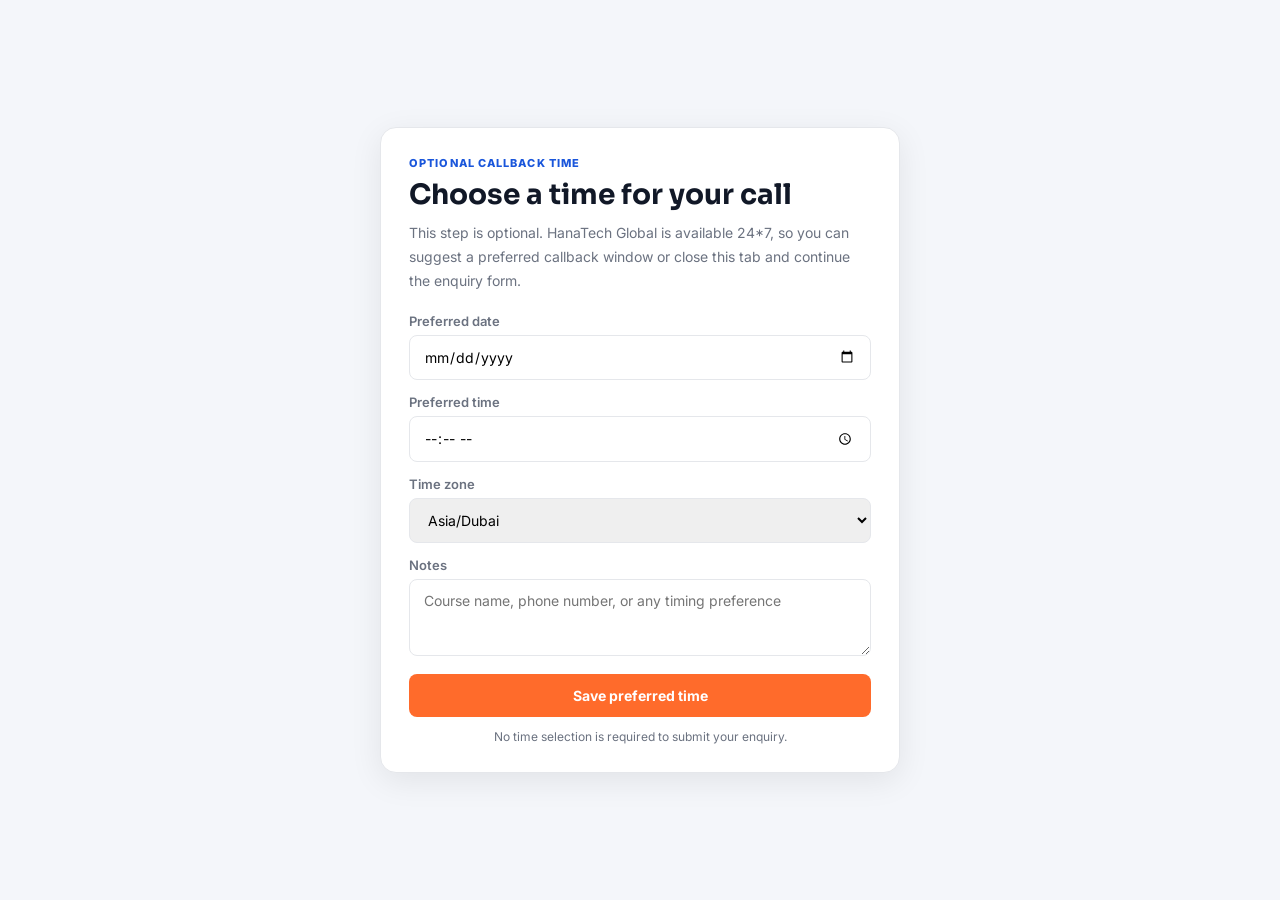
<file: callback-time.html>
<!DOCTYPE html>
<html lang="en">
<head>
<meta charset="UTF-8">
<meta name="viewport" content="width=device-width, initial-scale=1.0">
<title>Choose Callback Time | HanaTech Global</title>
<link href="https://fonts.googleapis.com/css2?family=Sora:wght@400;600;700;800&family=Inter:wght@400;500;600&display=swap" rel="stylesheet">
<style>
*{box-sizing:border-box;margin:0;padding:0}
body{font-family:Inter,sans-serif;background:#F4F6FA;color:#111827;min-height:100vh;display:grid;place-items:center;padding:24px}
.card{width:min(520px,100%);background:#fff;border:1px solid #E5E7EB;border-radius:16px;box-shadow:0 8px 32px rgba(0,0,0,.08);padding:28px}
.eyebrow{font-size:11px;font-weight:800;letter-spacing:.1em;text-transform:uppercase;color:#1A56DB;margin-bottom:8px}
h1{font-family:Sora,sans-serif;font-size:28px;line-height:1.2;margin-bottom:10px}
p{font-size:14px;line-height:1.7;color:#6B7280;margin-bottom:20px}
label{display:block;font-size:13px;color:#6B7280;margin-bottom:6px;font-weight:600}
input,select,textarea{width:100%;padding:12px 14px;border:1.5px solid #E5E7EB;border-radius:8px;font:14px Inter,sans-serif;margin-bottom:14px}
input:focus,select:focus,textarea:focus{outline:none;border-color:#1A56DB}
button{width:100%;border:0;border-radius:8px;background:#FF6B2B;color:#fff;font:700 14px Inter,sans-serif;padding:13px 18px;cursor:pointer}
.note{font-size:12px;color:#6B7280;margin-top:12px;text-align:center}
.success{display:none;background:#E8F5E9;color:#14532D;border-radius:10px;padding:12px 14px;font-size:13px;line-height:1.6;margin-top:14px}
</style>
</head>
<body>
<main class="card">
  <div class="eyebrow">Optional Callback Time</div>
  <h1>Choose a time for your call</h1>
  <p>This step is optional. HanaTech Global is available 24*7, so you can suggest a preferred callback window or close this tab and continue the enquiry form.</p>
  <form id="callback-form">
    <label for="callback-date">Preferred date</label>
    <input id="callback-date" type="date">
    <label for="callback-time">Preferred time</label>
    <input id="callback-time" type="time">
    <label for="callback-zone">Time zone</label>
    <select id="callback-zone">
      <option>Asia/Dubai</option>
      <option>Asia/Kolkata</option>
      <option>Europe/London</option>
      <option>America/New_York</option>
      <option>Other</option>
    </select>
    <label for="callback-notes">Notes</label>
    <textarea id="callback-notes" rows="3" placeholder="Course name, phone number, or any timing preference"></textarea>
    <button type="submit">Save preferred time</button>
  </form>
  <div class="success" id="callback-success">Preferred callback time noted. You can return to the enquiry form tab.</div>
  <div class="note">No time selection is required to submit your enquiry.</div>
</main>
<script>
document.getElementById('callback-form').addEventListener('submit',function(event){
  event.preventDefault();
  document.getElementById('callback-success').style.display='block';
});
</script>
</body>
</html>
</file>
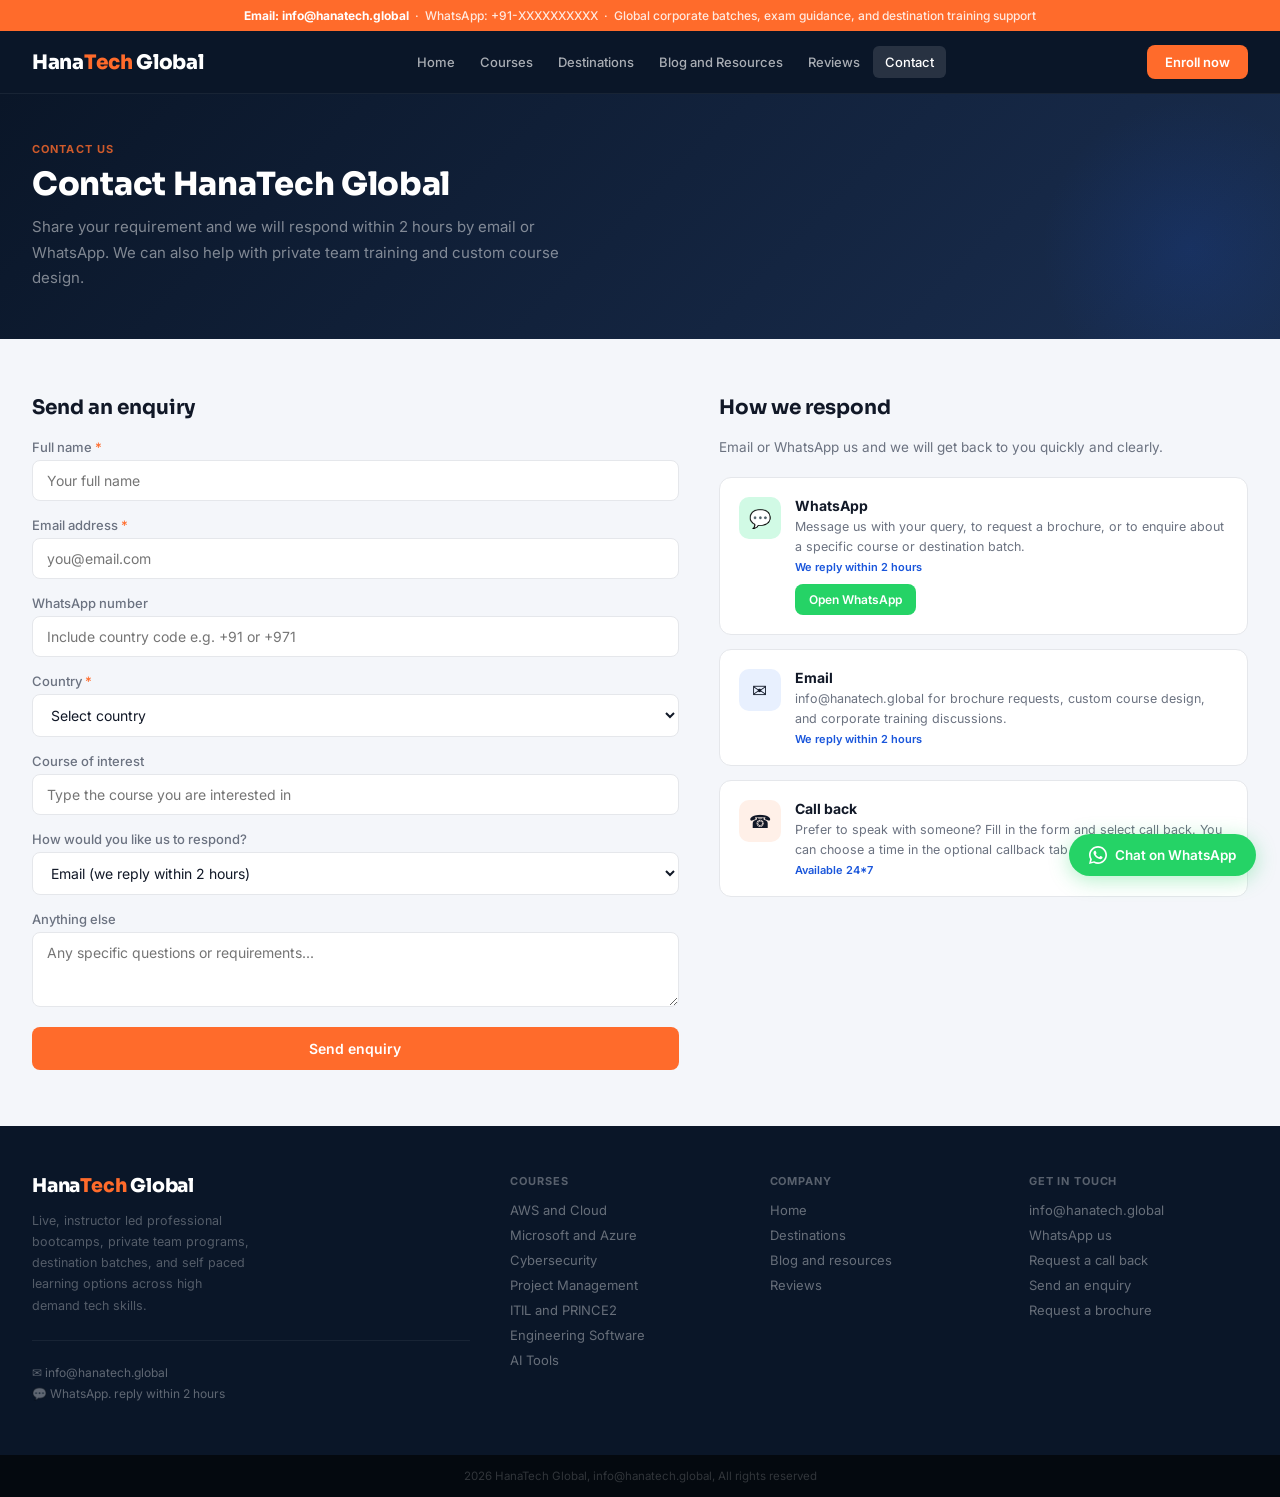
<file: contact.html>
<!DOCTYPE html>
<html lang="en">
<head>
  <meta charset="UTF-8" />
  <meta http-equiv="refresh" content="0; url=index.html?page=contact" />
  <meta name="viewport" content="width=device-width, initial-scale=1.0" />
  <title>Redirecting to HanaTech Global</title>
  <script>
    window.location.replace('index.html?page=contact');
  </script>
</head>
<body>
  <p>Redirecting to the current HanaTech Global contact page.</p>
</body>
</html>
</file>
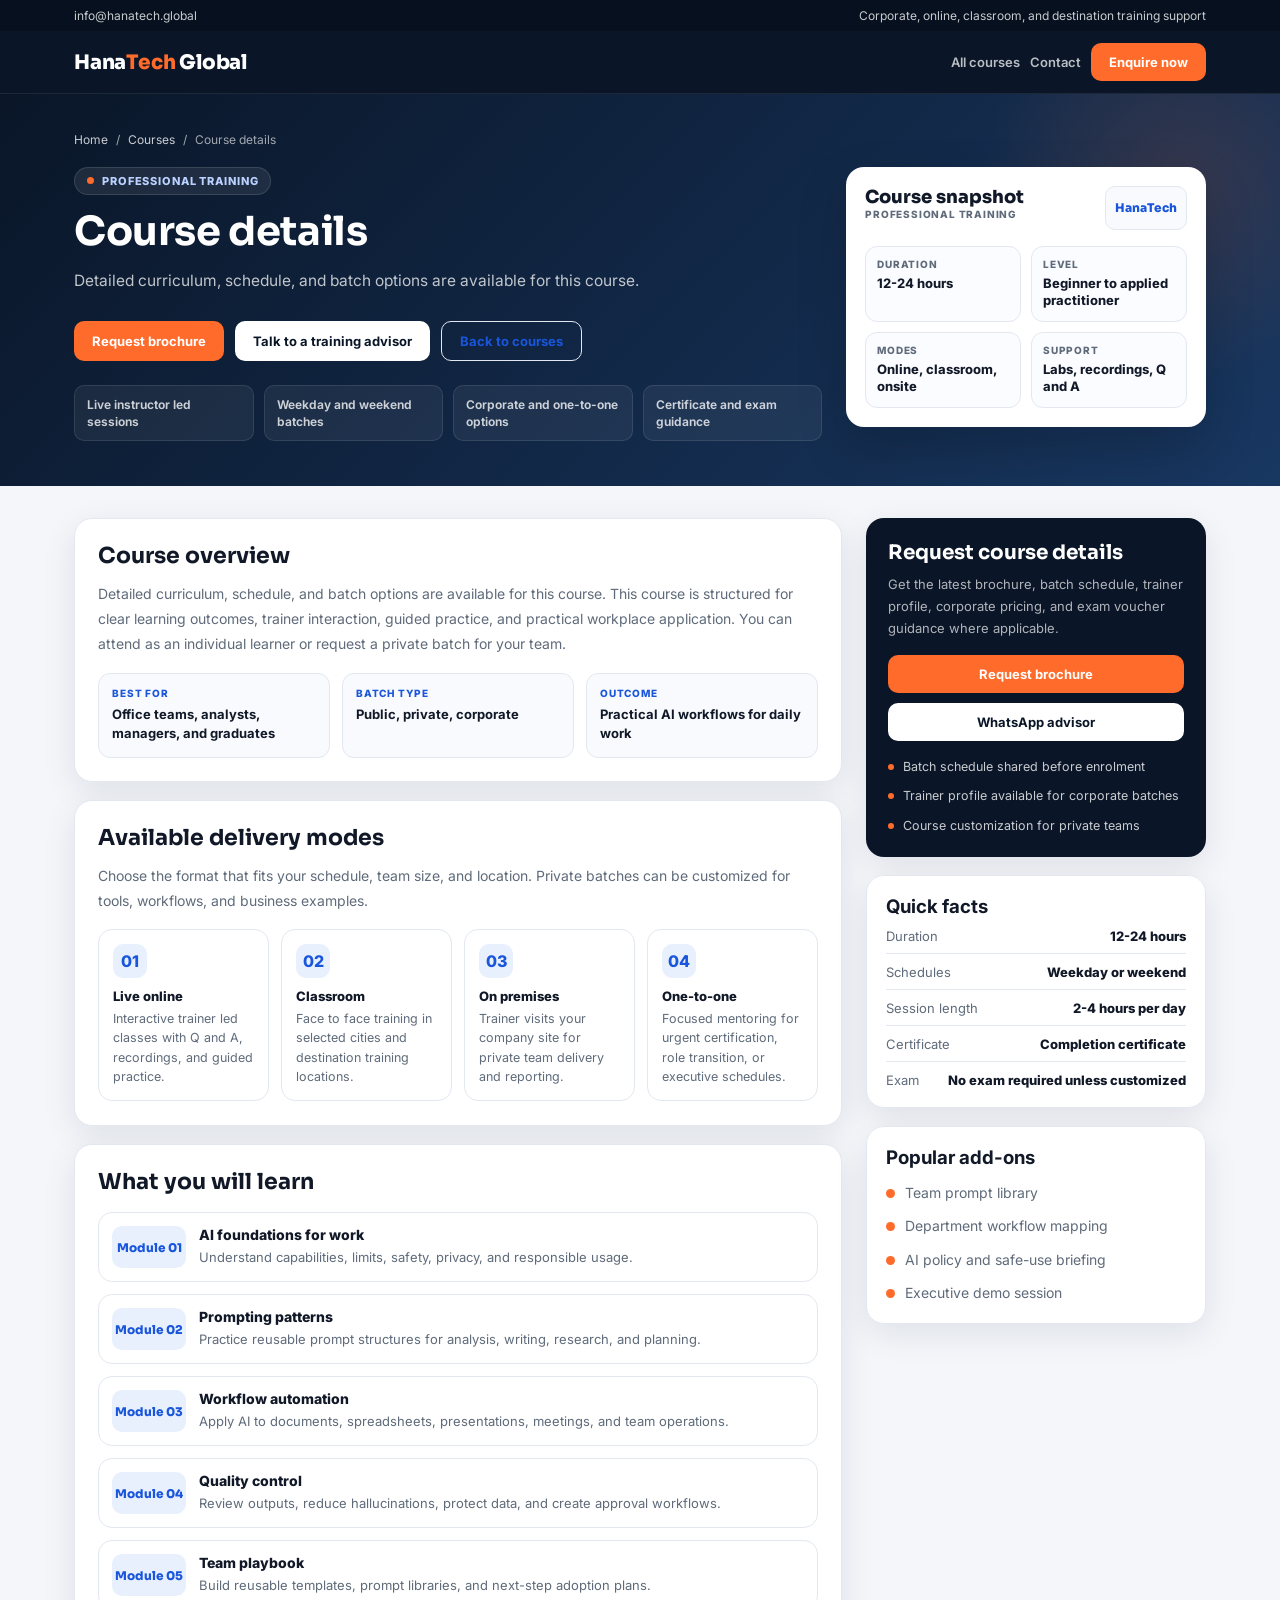
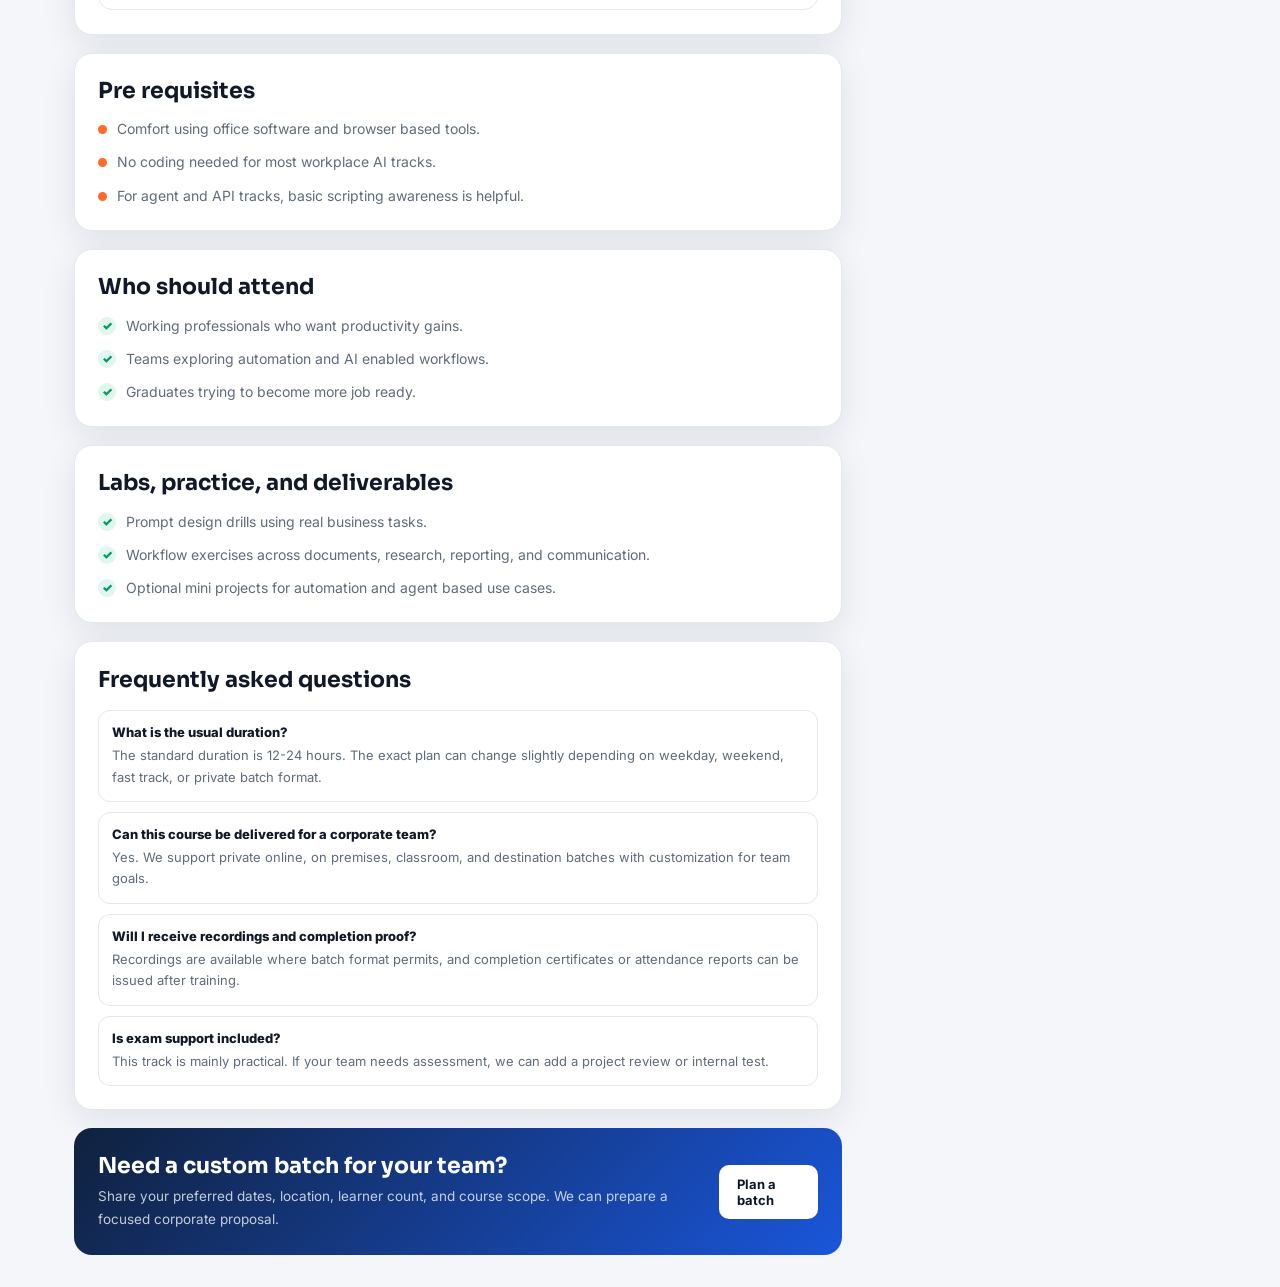
<file: course-detail.html>
<!DOCTYPE html>
<html lang="en">
<head>
<meta charset="UTF-8">
<meta name="viewport" content="width=device-width, initial-scale=1.0">
<title>HanaTech Global | Course Details</title>
<link href="https://fonts.googleapis.com/css2?family=Sora:wght@400;600;700;800&family=Inter:wght@400;500;600;700&display=swap" rel="stylesheet">
<style>
*{box-sizing:border-box;margin:0;padding:0;}
:root{
  --navy:#0A1628;--navy2:#10213D;--blue:#1A56DB;--blue-light:#E8F0FE;--accent:#FF6B2B;
  --green:#059669;--gold:#D97706;--bg:#F4F6FA;--white:#fff;--text:#111827;--text2:#5F6B7A;
  --border:#E3E8F0;--soft:#F8FAFD;--radius:12px;--radius-lg:18px;--shadow:0 10px 34px rgba(12,24,43,0.09);
}
body{font-family:'Inter',sans-serif;background:var(--bg);color:var(--text);}
a{text-decoration:none;color:inherit;}
.wrap{max-width:1180px;margin:0 auto;padding:0 1.5rem;}
.topbar{background:#06101F;color:rgba(255,255,255,0.78);font-size:12px;padding:8px 0;}
.topbar .wrap{display:flex;justify-content:space-between;gap:1rem;flex-wrap:wrap;}
.nav{background:var(--navy);border-bottom:1px solid rgba(255,255,255,0.08);}
.nav .wrap{height:62px;display:flex;align-items:center;justify-content:space-between;gap:1rem;}
.brand{font-family:'Sora',sans-serif;font-size:20px;font-weight:800;color:#fff;letter-spacing:-0.2px;}
.brand span{color:var(--accent);}
.nav-actions{display:flex;gap:10px;align-items:center;flex-wrap:wrap;}
.nav-link{font-size:13px;color:rgba(255,255,255,0.72);font-weight:600;}
.btn{display:inline-flex;align-items:center;justify-content:center;gap:8px;border:none;border-radius:10px;padding:11px 18px;font-size:13px;font-weight:700;font-family:'Inter',sans-serif;cursor:pointer;transition:transform .12s,opacity .12s;}
.btn:hover{transform:translateY(-1px);opacity:.94;}
.btn-primary{background:var(--accent);color:#fff;}
.btn-blue{background:var(--blue);color:#fff;}
.btn-light{background:#fff;color:var(--navy);}
.btn-outline{background:transparent;border:1px solid var(--border);color:var(--blue);}
.hero{background:linear-gradient(135deg,var(--navy) 0%,#183761 100%);color:#fff;padding:2.4rem 0 2.8rem;position:relative;overflow:hidden;}
.hero::after{content:'';position:absolute;right:-110px;top:-120px;width:420px;height:420px;background:radial-gradient(circle,rgba(255,107,43,.14),transparent 68%);pointer-events:none;}
.crumb{position:relative;z-index:1;display:flex;gap:8px;align-items:center;flex-wrap:wrap;font-size:12px;color:rgba(255,255,255,0.62);margin-bottom:1.2rem;}
.crumb a{color:rgba(255,255,255,0.78);}
.hero-grid{position:relative;z-index:1;display:grid;grid-template-columns:minmax(0,1fr) 360px;gap:24px;align-items:start;}
.eyebrow{display:inline-flex;align-items:center;gap:8px;background:rgba(255,255,255,0.08);border:1px solid rgba(255,255,255,0.12);border-radius:999px;padding:6px 12px;font-size:11px;font-weight:800;letter-spacing:.08em;text-transform:uppercase;color:#BBD1FF;margin-bottom:14px;}
.eyebrow-dot{width:7px;height:7px;border-radius:50%;background:var(--accent);}
h1{font-family:'Sora',sans-serif;font-size:40px;line-height:1.14;letter-spacing:-0.4px;margin-bottom:13px;}
.lead{font-size:15.5px;line-height:1.85;color:rgba(255,255,255,0.74);max-width:760px;}
.hero-actions{display:flex;gap:11px;flex-wrap:wrap;margin-top:1.55rem;}
.trust-row{display:grid;grid-template-columns:repeat(4,minmax(0,1fr));gap:10px;margin-top:1.5rem;max-width:840px;}
.trust-pill{background:rgba(255,255,255,0.06);border:1px solid rgba(255,255,255,0.1);border-radius:10px;padding:10px 12px;font-size:12px;font-weight:650;color:rgba(255,255,255,0.78);line-height:1.45;}
.snapshot{background:#fff;color:var(--text);border-radius:18px;padding:1.2rem;box-shadow:0 20px 50px rgba(0,0,0,0.18);}
.snapshot-head{display:flex;justify-content:space-between;gap:12px;align-items:flex-start;margin-bottom:1rem;}
.snapshot-title{font-family:'Sora',sans-serif;font-size:18px;font-weight:800;}
.vendor-mark{width:82px;height:44px;border:1px solid var(--border);border-radius:10px;background:var(--soft);display:flex;align-items:center;justify-content:center;padding:8px;flex-shrink:0;}
.vendor-mark img{max-width:100%;max-height:100%;object-fit:contain;}
.vendor-mark span{font-family:'Sora',sans-serif;font-size:12px;font-weight:800;color:var(--blue);}
.facts{display:grid;grid-template-columns:1fr 1fr;gap:10px;}
.fact{border:1px solid var(--border);background:#FBFCFF;border-radius:12px;padding:11px;}
.fact-label{font-size:10px;text-transform:uppercase;letter-spacing:.08em;color:var(--text2);font-weight:800;margin-bottom:5px;}
.fact-value{font-size:13px;font-weight:750;color:var(--text);line-height:1.35;}
.section{padding:2rem 0;}
.main-grid{display:grid;grid-template-columns:minmax(0,1fr) 340px;gap:24px;align-items:start;}
.stack{display:grid;gap:18px;}
.card{background:var(--white);border:1px solid var(--border);border-radius:var(--radius-lg);padding:1.45rem;box-shadow:var(--shadow);}
.card h2{font-family:'Sora',sans-serif;font-size:22px;line-height:1.3;margin-bottom:10px;}
.card h3{font-family:'Sora',sans-serif;font-size:15px;margin-bottom:8px;}
.card p{font-size:14px;line-height:1.8;color:var(--text2);}
.info-grid{display:grid;grid-template-columns:repeat(3,minmax(0,1fr));gap:12px;margin-top:1rem;}
.info-box{border:1px solid var(--border);background:var(--soft);border-radius:12px;padding:13px;}
.info-kicker{font-size:10px;text-transform:uppercase;letter-spacing:.08em;color:var(--blue);font-weight:800;margin-bottom:6px;}
.info-value{font-size:13px;line-height:1.5;font-weight:700;color:var(--text);}
.modes{display:grid;grid-template-columns:repeat(4,minmax(0,1fr));gap:12px;margin-top:1rem;}
.mode{border:1px solid var(--border);border-radius:14px;padding:14px;background:#fff;}
.mode-icon{width:34px;height:34px;border-radius:10px;background:var(--blue-light);color:var(--blue);display:flex;align-items:center;justify-content:center;font-weight:800;margin-bottom:10px;}
.mode-title{font-size:13px;font-weight:800;margin-bottom:5px;}
.mode-text{font-size:12.5px;line-height:1.55;color:var(--text2);}
.bullets{display:grid;gap:10px;margin-top:12px;}
.bullet{display:flex;gap:10px;align-items:flex-start;font-size:14px;line-height:1.65;color:var(--text2);}
.dot{width:9px;height:9px;border-radius:50%;background:var(--accent);margin-top:8px;flex:0 0 9px;}
.check{width:18px;height:18px;border-radius:50%;background:#DFF7EC;color:var(--green);display:flex;align-items:center;justify-content:center;font-size:12px;font-weight:900;margin-top:3px;flex:0 0 18px;}
.outline{display:grid;gap:12px;margin-top:1rem;}
.module{display:grid;grid-template-columns:74px 1fr;gap:13px;border:1px solid var(--border);border-radius:14px;padding:13px;background:#fff;}
.module-num{font-family:'Sora',sans-serif;font-size:12px;font-weight:800;color:var(--blue);background:var(--blue-light);border-radius:10px;display:flex;align-items:center;justify-content:center;min-height:42px;}
.module-title{font-size:14px;font-weight:800;margin-bottom:4px;}
.module-text{font-size:13px;color:var(--text2);line-height:1.6;}
.side-card{position:sticky;top:18px;}
.price-card{background:var(--navy);color:#fff;border-radius:18px;padding:1.35rem;box-shadow:var(--shadow);}
.price-card h2{font-family:'Sora',sans-serif;font-size:20px;margin-bottom:8px;}
.price-card p{font-size:13px;line-height:1.7;color:rgba(255,255,255,0.68);margin-bottom:1rem;}
.side-actions{display:grid;gap:10px;}
.side-list{display:grid;gap:10px;margin-top:1rem;}
.side-item{display:flex;gap:9px;font-size:12.5px;line-height:1.55;color:rgba(255,255,255,0.78);}
.mini-dot{width:6px;height:6px;border-radius:50%;background:var(--accent);margin-top:7px;flex:0 0 6px;}
.calendar-card{background:#fff;border:1px solid var(--border);border-radius:18px;padding:1.2rem;box-shadow:var(--shadow);}
.schedule-grid{display:grid;gap:10px;margin-top:10px;}
.schedule-row{display:flex;justify-content:space-between;gap:12px;border-bottom:1px solid var(--border);padding-bottom:9px;font-size:13px;}
.schedule-row:last-child{border-bottom:none;padding-bottom:0;}
.schedule-row span:first-child{color:var(--text2);}
.schedule-row span:last-child{font-weight:800;color:var(--text);}
.faq{display:grid;gap:10px;margin-top:1rem;}
.faq-item{border:1px solid var(--border);border-radius:12px;padding:13px;background:#fff;}
.faq-q{font-size:13px;font-weight:800;margin-bottom:5px;}
.faq-a{font-size:13px;line-height:1.65;color:var(--text2);}
.cta-band{background:linear-gradient(135deg,#10213D 0%,#1A56DB 100%);border-radius:18px;padding:1.5rem;display:flex;justify-content:space-between;gap:1rem;align-items:center;color:#fff;}
.cta-band h2{font-family:'Sora',sans-serif;font-size:22px;margin-bottom:6px;}
.cta-band p{font-size:13.5px;line-height:1.7;color:rgba(255,255,255,0.76);}
@media(max-width:960px){
  .hero-grid,.main-grid{grid-template-columns:1fr;}
  .side-card{position:static;}
  .trust-row{grid-template-columns:1fr 1fr;}
  .modes{grid-template-columns:1fr 1fr;}
  .info-grid{grid-template-columns:1fr 1fr;}
}
@media(max-width:620px){
  .nav .wrap{height:auto;padding-top:14px;padding-bottom:14px;align-items:flex-start;}
  .nav-actions{justify-content:flex-start;}
  h1{font-size:29px;}
  .hero{padding:2rem 0;}
  .facts,.trust-row,.modes,.info-grid{grid-template-columns:1fr;}
  .module{grid-template-columns:1fr;}
  .cta-band{display:block;}
  .cta-band .btn{margin-top:1rem;}
}
</style>
</head>
<body>
<div class="topbar">
  <div class="wrap"><span>info@hanatech.global</span><span>Corporate, online, classroom, and destination training support</span></div>
</div>
<nav class="nav">
  <div class="wrap">
    <a class="brand" href="index.html">Hana<span>Tech</span> Global</a>
    <div class="nav-actions">
      <a class="nav-link" href="index.html?page=courses">All courses</a>
      <a class="nav-link" href="index.html?page=contact">Contact</a>
      <a class="btn btn-primary" id="top-enquire" href="index.html?page=contact">Enquire now</a>
    </div>
  </div>
</nav>

<section class="hero">
  <div class="wrap">
    <div class="crumb"><a href="index.html">Home</a><span>/</span><a href="index.html?page=courses">Courses</a><span>/</span><span id="crumb-title">Course</span></div>
    <div class="hero-grid">
      <div>
        <div class="eyebrow"><span class="eyebrow-dot"></span><span id="course-tag">Course Details</span></div>
        <h1 id="course-title">Loading course details</h1>
        <p class="lead" id="course-desc">Please wait while we load the course information.</p>
        <div class="hero-actions">
          <button class="btn btn-primary" id="download-btn">Request brochure</button>
          <a class="btn btn-light" href="index.html?page=contact">Talk to a training advisor</a>
          <a class="btn btn-outline" href="index.html?page=courses">Back to courses</a>
        </div>
        <div class="trust-row">
          <div class="trust-pill">Live instructor led sessions</div>
          <div class="trust-pill">Weekday and weekend batches</div>
          <div class="trust-pill">Corporate and one-to-one options</div>
          <div class="trust-pill">Certificate and exam guidance</div>
        </div>
      </div>
      <aside class="snapshot">
        <div class="snapshot-head">
          <div>
            <div class="snapshot-title">Course snapshot</div>
            <div class="fact-label" id="snapshot-sub">Training details</div>
          </div>
          <div class="vendor-mark" id="vendor-mark"><span>HT</span></div>
        </div>
        <div class="facts">
          <div class="fact"><div class="fact-label">Duration</div><div class="fact-value" id="fact-duration">32-40 hours</div></div>
          <div class="fact"><div class="fact-label">Level</div><div class="fact-value" id="fact-level">Foundation to practitioner</div></div>
          <div class="fact"><div class="fact-label">Modes</div><div class="fact-value">Online, classroom, onsite</div></div>
          <div class="fact"><div class="fact-label">Support</div><div class="fact-value">Labs, recordings, Q and A</div></div>
        </div>
      </aside>
    </div>
  </div>
</section>

<main>
  <section class="section">
    <div class="wrap main-grid">
      <div class="stack">
        <article class="card">
          <h2>Course overview</h2>
          <p id="about-text"></p>
          <div class="info-grid">
            <div class="info-box"><div class="info-kicker">Best for</div><div class="info-value" id="best-for">Professionals and teams</div></div>
            <div class="info-box"><div class="info-kicker">Batch type</div><div class="info-value">Public, private, corporate</div></div>
            <div class="info-box"><div class="info-kicker">Outcome</div><div class="info-value" id="outcome">Practical capability and exam readiness</div></div>
          </div>
        </article>

        <article class="card">
          <h2>Available delivery modes</h2>
          <p>Choose the format that fits your schedule, team size, and location. Private batches can be customized for tools, workflows, and business examples.</p>
          <div class="modes">
            <div class="mode"><div class="mode-icon">01</div><div class="mode-title">Live online</div><div class="mode-text">Interactive trainer led classes with Q and A, recordings, and guided practice.</div></div>
            <div class="mode"><div class="mode-icon">02</div><div class="mode-title">Classroom</div><div class="mode-text">Face to face training in selected cities and destination training locations.</div></div>
            <div class="mode"><div class="mode-icon">03</div><div class="mode-title">On premises</div><div class="mode-text">Trainer visits your company site for private team delivery and reporting.</div></div>
            <div class="mode"><div class="mode-icon">04</div><div class="mode-title">One-to-one</div><div class="mode-text">Focused mentoring for urgent certification, role transition, or executive schedules.</div></div>
          </div>
        </article>

        <article class="card">
          <h2>What you will learn</h2>
          <div class="outline" id="outline-list"></div>
        </article>

        <article class="card">
          <h2>Pre requisites</h2>
          <div class="bullets" id="prereq-list"></div>
        </article>

        <article class="card">
          <h2>Who should attend</h2>
          <div class="bullets" id="fit-list"></div>
        </article>

        <article class="card">
          <h2>Labs, practice, and deliverables</h2>
          <div class="bullets" id="labs-list"></div>
        </article>

        <article class="card">
          <h2>Frequently asked questions</h2>
          <div class="faq" id="faq-list"></div>
        </article>

        <div class="cta-band">
          <div>
            <h2>Need a custom batch for your team?</h2>
            <p>Share your preferred dates, location, learner count, and course scope. We can prepare a focused corporate proposal.</p>
          </div>
          <a class="btn btn-light" href="index.html?page=contact">Plan a batch</a>
        </div>
      </div>

      <aside class="stack side-card">
        <div class="price-card">
          <h2>Request course details</h2>
          <p>Get the latest brochure, batch schedule, trainer profile, corporate pricing, and exam voucher guidance where applicable.</p>
          <div class="side-actions">
            <button class="btn btn-primary" id="side-brochure">Request brochure</button>
            <a class="btn btn-light" id="whatsapp-link" href="#" target="_blank" rel="noopener">WhatsApp advisor</a>
          </div>
          <div class="side-list">
            <div class="side-item"><span class="mini-dot"></span><span>Batch schedule shared before enrolment</span></div>
            <div class="side-item"><span class="mini-dot"></span><span>Trainer profile available for corporate batches</span></div>
            <div class="side-item"><span class="mini-dot"></span><span>Course customization for private teams</span></div>
          </div>
        </div>
        <div class="calendar-card">
          <h3>Quick facts</h3>
          <div class="schedule-grid">
            <div class="schedule-row"><span>Duration</span><span id="side-duration">32-40 hours</span></div>
            <div class="schedule-row"><span>Schedules</span><span>Weekday or weekend</span></div>
            <div class="schedule-row"><span>Session length</span><span>2-4 hours per day</span></div>
            <div class="schedule-row"><span>Certificate</span><span>Completion certificate</span></div>
            <div class="schedule-row"><span>Exam</span><span id="side-exam">Guidance available</span></div>
          </div>
        </div>
        <div class="calendar-card">
          <h3>Popular add-ons</h3>
          <div class="bullets" id="addon-list"></div>
        </div>
      </aside>
    </div>
  </section>
</main>

<script>
function slugify(value){
  return value.toLowerCase().replace(/[^a-z0-9]+/g,'-').replace(/^-|-$/g,'');
}

function enquiryPath(title){
  return `index.html?page=contact&brochure=1&course=${encodeURIComponent(title)}`;
}

function buildBullet(text,type='dot'){
  const item=document.createElement('div');
  item.className='bullet';
  item.innerHTML=type==='check' ? '<span class="check">&#10003;</span><div></div>' : '<span class="dot"></span><div></div>';
  item.querySelector('div').textContent=text;
  return item;
}

function buildModule(index,title,text){
  const item=document.createElement('div');
  item.className='module';
  item.innerHTML=`<div class="module-num">Module ${String(index).padStart(2,'0')}</div><div><div class="module-title"></div><div class="module-text"></div></div>`;
  item.querySelector('.module-title').textContent=title;
  item.querySelector('.module-text').textContent=text;
  return item;
}

function buildFaq(question,answer){
  const item=document.createElement('div');
  item.className='faq-item';
  item.innerHTML='<div class="faq-q"></div><div class="faq-a"></div>';
  item.querySelector('.faq-q').textContent=question;
  item.querySelector('.faq-a').textContent=answer;
  return item;
}

function courseBrand(title, tag){
  const text=`${title} ${tag}`.toLowerCase();
  if(text.includes('aws')) return {src:'assets/logos/aws-wordmark.svg', label:'AWS'};
  if(text.includes('azure')||text.includes('microsoft')||text.includes('power bi')||text.includes('copilot')||text.includes('office')||text.includes('excel')||text.includes('word')||text.includes('powerpoint')) return {src:'assets/logos/microsoft-wordmark.svg', label:'Microsoft'};
  if(text.includes('itil')||text.includes('prince2')) return {src:'assets/logos/vendors/peoplecert.svg', label:'PeopleCert'};
  if(text.includes('pmp')||text.includes('capm')) return {src:'assets/logos/pmi-wordmark.svg', label:'PMI'};
  if(text.includes('ceh')||text.includes('ethical hacker')) return {src:'assets/logos/eccouncil-wordmark.svg', label:'EC Council'};
  if(text.includes('security+')||text.includes('network+')) return {src:'assets/logos/comptia-wordmark.svg', label:'CompTIA'};
  if(text.includes('cissp')) return {src:'assets/logos/vendors/isc2.svg', label:'ISC2'};
  if(text.includes('isaca')||text.includes('cisa')||text.includes('cism')||text.includes('cobit')) return {src:'assets/logos/vendors/isaca.svg', label:'ISACA'};
  if(text.includes('pecb')||text.includes('iso')) return {src:'assets/logos/vendors/pecb.svg', label:'PECB'};
  if(text.includes('cisco')||text.includes('ccna')||text.includes('ccnp')) return {src:'assets/logos/vendors/cisco.svg', label:'Cisco'};
  if(text.includes('kubernetes')||text.includes('cka')||text.includes('ckad')) return {src:'assets/logos/kubernetes-wordmark.svg', label:'Kubernetes'};
  if(text.includes('revit')||text.includes('autocad')||text.includes('bim')||text.includes('etabs')) return {src:'assets/logos/autodesk-wordmark.svg', label:'Autodesk'};
  if(text.includes('chatgpt')||text.includes('prompt')||text.includes('generative ai')||text.includes('agent')||text.includes('ai ')) return {src:'assets/logos/vendors/openai.svg', label:'OpenAI'};
  if(text.includes('python')) return {src:'assets/logos/vendors/python.svg', label:'Python'};
  if(text.includes('sql')) return {src:'assets/logos/sql-wordmark.svg', label:'SQL'};
  return {src:null, label:'HanaTech'};
}

function profileForCourse(tag,title){
  const lowerTag=tag.toLowerCase();
  const lowerTitle=title.toLowerCase();
  const base={
    duration:'32-40 hours',
    level:'Foundation to practitioner',
    bestFor:'Professionals and teams',
    outcome:'Practical capability and exam readiness',
    exam:'Guidance available',
    prereqs:['Basic computer literacy and willingness to learn.','No prior certification background is required for most learners.','Regular attendance and practice will help you get the most from the course.'],
    fit:['Working professionals upgrading their skills.','Fresh graduates building employable capabilities.','Teams looking for practical, trainer led learning.'],
    labs:['Guided exercises are included to reinforce the topics covered.','Practice tasks help learners apply concepts quickly.','Trainer support is available during sessions for lab related questions.'],
    outline:[
      ['Core concepts and terminology','Build the vocabulary and mental model needed to understand the domain clearly.'],
      ['Tools, workflows, and practical examples','Connect concepts to real workplace scenarios and implementation patterns.'],
      ['Hands on guided practice','Work through exercises, templates, labs, or case studies with trainer support.'],
      ['Best practices and common mistakes','Learn how professionals apply the subject in real projects and avoid avoidable errors.'],
      ['Review and next steps','Close with revision, Q and A, certification guidance, and practical action planning.']
    ],
    addons:['Private batch customization','Recorded session access where available','Post training assessment or mock test','Completion certificate']
  };
  if(lowerTag.includes('cloud')||lowerTitle.includes('aws')||lowerTitle.includes('azure')||lowerTitle.includes('kubernetes')||lowerTitle.includes('docker')){
    return {...base,duration:'32-40 hours',level:'Associate / administrator track',bestFor:'Cloud, infrastructure, and DevOps learners',outcome:'Cloud implementation and certification readiness',exam:'Voucher guidance available',
      prereqs:['Basic operating system and internet knowledge.','Networking fundamentals are helpful for architecture and admin tracks.','For advanced tracks, prior cloud exposure improves pace but is not mandatory.'],
      fit:['IT support professionals moving into cloud.','System administrators and DevOps learners.','Graduates targeting cloud, platform, or infrastructure roles.'],
      labs:['Cloud console walkthroughs and guided service configuration.','Architecture scenarios covering compute, storage, identity, and networking.','Troubleshooting and exam style practice exercises.'],
      outline:[['Cloud foundations and shared responsibility','Understand cloud models, service categories, billing, governance, and security responsibility.'],['Core platform services','Work through compute, storage, networking, database, monitoring, and identity concepts.'],['Architecture and operations','Map workloads to resilient, secure, and cost-aware designs.'],['Hands on labs','Practice guided configuration and troubleshooting tasks based on real scenarios.'],['Exam and career preparation','Review domains, question style, revision plan, and next certification steps.']],
      addons:['Sandbox lab planning','Architecture review workshop','Exam readiness mock test','Corporate cloud roadmap session']};
  }
  if(lowerTag.includes('ai')||lowerTitle.includes('chatgpt')||lowerTitle.includes('copilot')||lowerTitle.includes('gemini')||lowerTitle.includes('agent')){
    return {...base,duration:'12-24 hours',level:'Beginner to applied practitioner',bestFor:'Office teams, analysts, managers, and graduates',outcome:'Practical AI workflows for daily work',exam:'No exam required unless customized',
      prereqs:['Comfort using office software and browser based tools.','No coding needed for most workplace AI tracks.','For agent and API tracks, basic scripting awareness is helpful.'],
      fit:['Working professionals who want productivity gains.','Teams exploring automation and AI enabled workflows.','Graduates trying to become more job ready.'],
      labs:['Prompt design drills using real business tasks.','Workflow exercises across documents, research, reporting, and communication.','Optional mini projects for automation and agent based use cases.'],
      outline:[['AI foundations for work','Understand capabilities, limits, safety, privacy, and responsible usage.'],['Prompting patterns','Practice reusable prompt structures for analysis, writing, research, and planning.'],['Workflow automation','Apply AI to documents, spreadsheets, presentations, meetings, and team operations.'],['Quality control','Review outputs, reduce hallucinations, protect data, and create approval workflows.'],['Team playbook','Build reusable templates, prompt libraries, and next-step adoption plans.']],
      addons:['Team prompt library','Department workflow mapping','AI policy and safe-use briefing','Executive demo session']};
  }
  if(lowerTag.includes('cybersecurity')||lowerTitle.includes('security')||lowerTitle.includes('ceh')||lowerTitle.includes('cissp')||lowerTitle.includes('cisa')||lowerTitle.includes('cism')||lowerTitle.includes('iso')){
    return {...base,duration:'32-40 hours',level:'Foundation to professional',bestFor:'IT, audit, governance, and security teams',outcome:'Security practice and certification readiness',exam:'Exam guidance available',
      prereqs:['General IT familiarity is helpful.','Networking basics improve understanding for many security topics.','Advanced certifications benefit from prior experience and scenario practice.'],
      fit:['IT professionals exploring cybersecurity.','Security, audit, risk, and compliance teams.','Learners preparing for recognised security certifications.'],
      labs:['Security tool demonstrations and guided environment walkthroughs.','Threat analysis, log review, control mapping, and incident scenarios.','Practice tasks aligned with exam domains and security workflows.'],
      outline:[['Security concepts and risk context','Build a clear view of threats, controls, governance, and operational responsibilities.'],['Domain knowledge and frameworks','Study the certification or framework domains with practical examples.'],['Tools, controls, and scenarios','Apply concepts through demonstrations, case studies, and guided exercises.'],['Assessment practice','Work through scenario questions, control reviews, and exam style revision.'],['Implementation roadmap','Plan how to apply the learning within projects, teams, or compliance initiatives.']],
      addons:['Mock exam session','Security maturity workshop','Policy and control mapping exercise','Team assessment report']};
  }
  if(lowerTag.includes('project management')||lowerTag.includes('itil')||lowerTitle.includes('pmp')||lowerTitle.includes('capm')||lowerTitle.includes('scrum')||lowerTitle.includes('prince2')||lowerTitle.includes('itil')){
    return {...base,duration:'24-35 hours',level:'Foundation to practitioner',bestFor:'PMO, operations, service desk, and delivery teams',outcome:'Framework application and exam readiness',exam:'Voucher guidance available',
      prereqs:['Professional work experience is useful for case study discussions.','No technical background required for most foundation tracks.','A willingness to practice scenario based questions helps a lot.'],
      fit:['Team leads, coordinators, and aspiring project managers.','Operations and service delivery professionals.','Graduates looking to enter PM, PMO, or service management roles.'],
      labs:['Case study discussions and guided scenario based planning exercises.','Mock exam style questions and process mapping tasks.','Templates, trackers, and framework application practice.'],
      outline:[['Framework principles','Understand the vocabulary, roles, lifecycle, practices, and governance structure.'],['Process and value flow','Map how work moves from request or idea to delivery, support, and improvement.'],['Scenario application','Practice decisions through case studies, service examples, and project situations.'],['Exam preparation','Review exam domains, question style, timing, and revision strategy.'],['Workplace adoption','Build a practical action plan for applying the framework after training.']],
      addons:['Mock exam and review','PMO or service desk workshop','Template pack','Private cohort progress report']};
  }
  if(lowerTag.includes('data')||lowerTitle.includes('sql')||lowerTitle.includes('power bi')||lowerTitle.includes('python')||lowerTitle.includes('analyst')){
    return {...base,duration:'30-45 hours',level:'Beginner to job ready',bestFor:'Analysts, reporting teams, and graduates',outcome:'Portfolio-ready analytics practice',exam:'Project assessment available',
      prereqs:['Comfort working with spreadsheets and structured information.','No advanced math required for starter tracks.','Regular practice is important for SQL, Python, and analytics growth.'],
      fit:['Fresh graduates targeting analyst jobs.','Working professionals moving into analytics.','Teams that need stronger reporting and dashboard skills.'],
      labs:['Hands on spreadsheet, SQL, Python, or dashboard exercises depending on the track.','Data cleanup, reporting, and analysis drills using realistic examples.','Practice assignments that can be reused in a learner portfolio.'],
      outline:[['Data foundations','Understand data types, business questions, quality issues, and reporting goals.'],['Tool workflow','Learn the core interface, formulas, queries, scripts, or dashboard components.'],['Analysis and visualization','Create useful outputs that explain trends, exceptions, and decisions.'],['Hands on project','Build a guided report, analysis, or dashboard from raw data to final presentation.'],['Portfolio and next steps','Package your work, review interview topics, and plan continued practice.']],
      addons:['Portfolio project review','Dashboard redesign workshop','Team data cleanup lab','Manager reporting template']};
  }
  if(lowerTag.includes('web and app dev')||lowerTitle.includes('react')||lowerTitle.includes('node')||lowerTitle.includes('flutter')||lowerTitle.includes('android')||lowerTitle.includes('full stack')){
    return {...base,duration:'40-60 hours',level:'Beginner to project ready',bestFor:'Developers, graduates, and career switchers',outcome:'Build deployable project skills',exam:'Project assessment available',
      prereqs:['Basic computer literacy and willingness to practice regularly.','Helpful if you have seen basic programming logic before.','For full stack tracks, consistency with assignments matters most.'],
      fit:['New graduates entering software development.','Career switchers building app and web skills.','Junior developers who want stronger fundamentals.'],
      labs:['Build guided frontend, backend, mobile, or full stack mini projects.','Work with APIs, state, data, and deployment tasks in practical sessions.','Complete portfolio style assignments by the end of the track.'],
      outline:[['Development foundations','Set up the environment and understand project structure, code flow, and debugging.'],['Core framework skills','Build screens, components, APIs, routes, data handling, and user workflows.'],['Integration practice','Connect frontend, backend, storage, authentication, or external APIs as relevant.'],['Project build','Complete a guided capstone with trainer review and improvement tasks.'],['Deployment and portfolio','Prepare the project for demo, GitHub, deployment, and interview discussion.']],
      addons:['Portfolio review','GitHub setup session','Interview coding practice','Capstone enhancement sprint']};
  }
  if(lowerTag.includes('engineering')||lowerTitle.includes('revit')||lowerTitle.includes('autocad')||lowerTitle.includes('bim')||lowerTitle.includes('etabs')){
    return {...base,duration:'30-45 hours',level:'Beginner to professional workflow',bestFor:'Civil, structural, architecture, and BIM learners',outcome:'Project based software confidence',exam:'Project review available',
      prereqs:['Relevant engineering, architecture, or drafting background is helpful.','Basic software familiarity is recommended.','Project based practice improves retention.'],
      fit:['Civil, structural, and BIM professionals.','Engineering graduates.','Technical staff moving into software led delivery.'],
      labs:['Software based modelling and documentation practice in guided sessions.','Project style exercises using common workflows and outputs.','Review based correction and trainer feedback on practical tasks.'],
      outline:[['Interface and setup','Understand the software workspace, project setup, units, standards, and navigation.'],['Core modelling or drafting workflow','Build the essential objects, drawings, models, or analytical elements.'],['Documentation and coordination','Produce usable outputs, sheets, schedules, clash checks, or design reports.'],['Project practice','Work through a realistic assignment with trainer correction and review.'],['Professional workflow','Learn quality checks, file management, collaboration, and delivery best practices.']],
      addons:['Project file review','Office standard template session','BIM coordination workshop','Portfolio drawing set review']};
  }
  return base;
}

function clearAndFill(id,items,type='dot'){
  const target=document.getElementById(id);
  target.innerHTML='';
  items.forEach(item=>target.appendChild(buildBullet(item,type)));
}

function loadFromCatalog(courseTitle){
  return fetch('index.html')
    .then(response=>response.text())
    .then(html=>{
      const doc=new DOMParser().parseFromString(html,'text/html');
      const cards=[...doc.querySelectorAll('.course-card')];
      const match=cards.find(card=>{
        const t=card.querySelector('.course-title');
        return t && t.textContent.trim()===courseTitle;
      });
      if(!match) return null;
      return {
        tag:match.querySelector('.course-tag')?.textContent.trim() || 'Course',
        desc:match.querySelector('.course-desc')?.textContent.trim() || 'Course description coming soon.'
      };
    });
}

function applyCourse(courseTitle,tag,desc){
  const profile=profileForCourse(tag,courseTitle);
  const brand=courseBrand(courseTitle,tag);
  document.title=`${courseTitle} | HanaTech Global`;
  document.getElementById('course-title').textContent=courseTitle;
  document.getElementById('crumb-title').textContent=courseTitle;
  document.getElementById('course-tag').textContent=tag;
  document.getElementById('course-desc').textContent=desc;
  document.getElementById('about-text').textContent=`${desc} This course is structured for clear learning outcomes, trainer interaction, guided practice, and practical workplace application. You can attend as an individual learner or request a private batch for your team.`;
  document.getElementById('best-for').textContent=profile.bestFor;
  document.getElementById('outcome').textContent=profile.outcome;
  document.getElementById('fact-duration').textContent=profile.duration;
  document.getElementById('side-duration').textContent=profile.duration;
  document.getElementById('fact-level').textContent=profile.level;
  document.getElementById('side-exam').textContent=profile.exam;
  document.getElementById('snapshot-sub').textContent=tag;

  const vendorMark=document.getElementById('vendor-mark');
  vendorMark.innerHTML=brand.src ? `<img src="${brand.src}" alt="${brand.label} logo" onerror="this.parentElement.innerHTML='<span>${brand.label}</span>'">` : `<span>${brand.label}</span>`;

  clearAndFill('prereq-list',profile.prereqs);
  clearAndFill('fit-list',profile.fit,'check');
  clearAndFill('labs-list',profile.labs,'check');
  clearAndFill('addon-list',profile.addons);

  const outline=document.getElementById('outline-list');
  outline.innerHTML='';
  profile.outline.forEach((item,index)=>outline.appendChild(buildModule(index+1,item[0],item[1])));

  const faq=document.getElementById('faq-list');
  faq.innerHTML='';
  [
    ['What is the usual duration?',`The standard duration is ${profile.duration}. The exact plan can change slightly depending on weekday, weekend, fast track, or private batch format.`],
    ['Can this course be delivered for a corporate team?','Yes. We support private online, on premises, classroom, and destination batches with customization for team goals.'],
    ['Will I receive recordings and completion proof?','Recordings are available where batch format permits, and completion certificates or attendance reports can be issued after training.'],
    ['Is exam support included?',profile.exam.includes('No exam') ? 'This track is mainly practical. If your team needs assessment, we can add a project review or internal test.' : 'Yes. We can guide you on exam domains, voucher process, mock questions, and revision planning where applicable.']
  ].forEach(item=>faq.appendChild(buildFaq(item[0],item[1])));

  const path=enquiryPath(courseTitle);
  document.getElementById('download-btn').onclick=()=>{window.location.href=path;};
  document.getElementById('side-brochure').onclick=()=>{window.location.href=path;};
  document.getElementById('top-enquire').href=path;
  document.getElementById('whatsapp-link').href=`https://wa.me/919999999999?text=${encodeURIComponent(`Hi HanaTech Global, I want details for ${courseTitle}.`)}`;
}

async function loadCourse(){
  const params=new URLSearchParams(window.location.search);
  const title=params.get('course') || 'Course details';
  let tag=params.get('tag') || '';
  let desc=params.get('desc') || '';

  if(!tag || !desc){
    try{
      const found=await loadFromCatalog(title);
      if(found){ tag=found.tag; desc=found.desc; }
    }catch(error){}
  }

  if(!tag) tag='Professional Training';
  if(!desc) desc='Detailed curriculum, schedule, and batch options are available for this course.';
  applyCourse(title,tag,desc);
}

loadCourse();
</script>
</body>
</html>
</file>
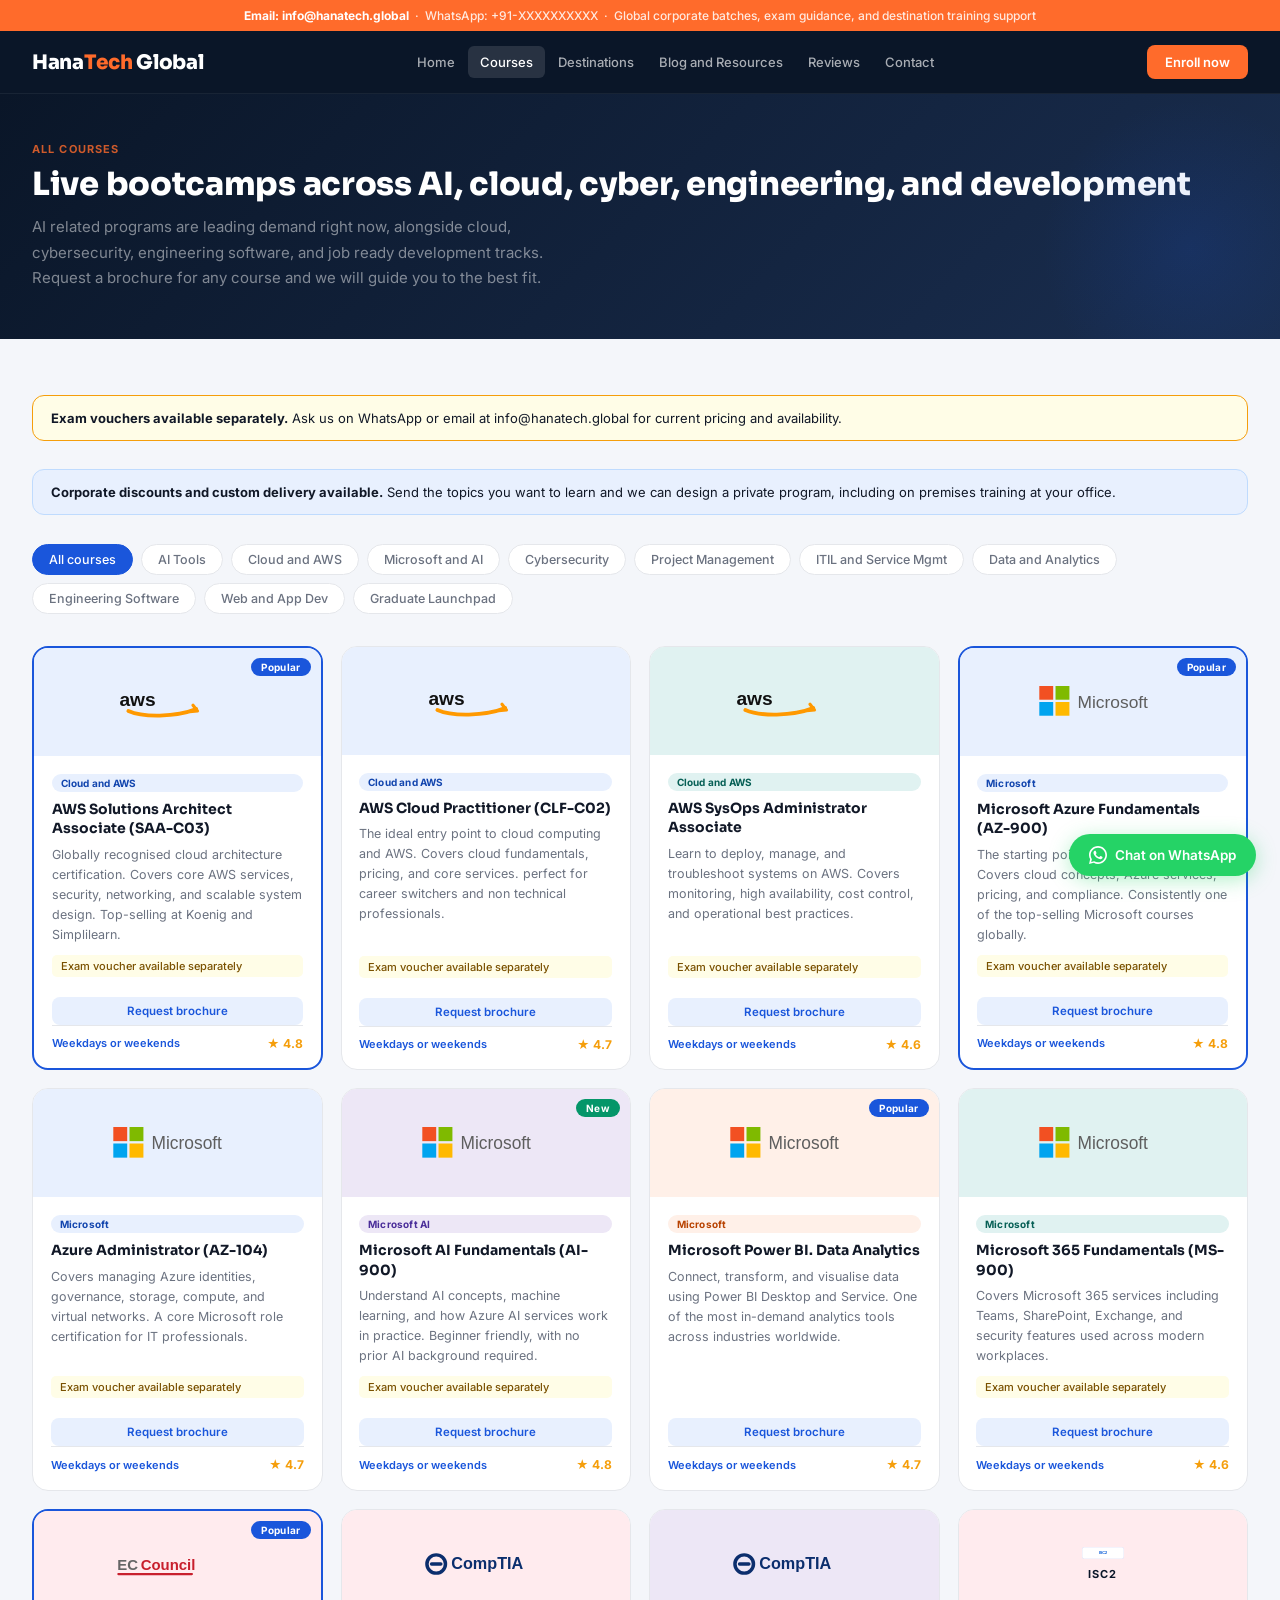
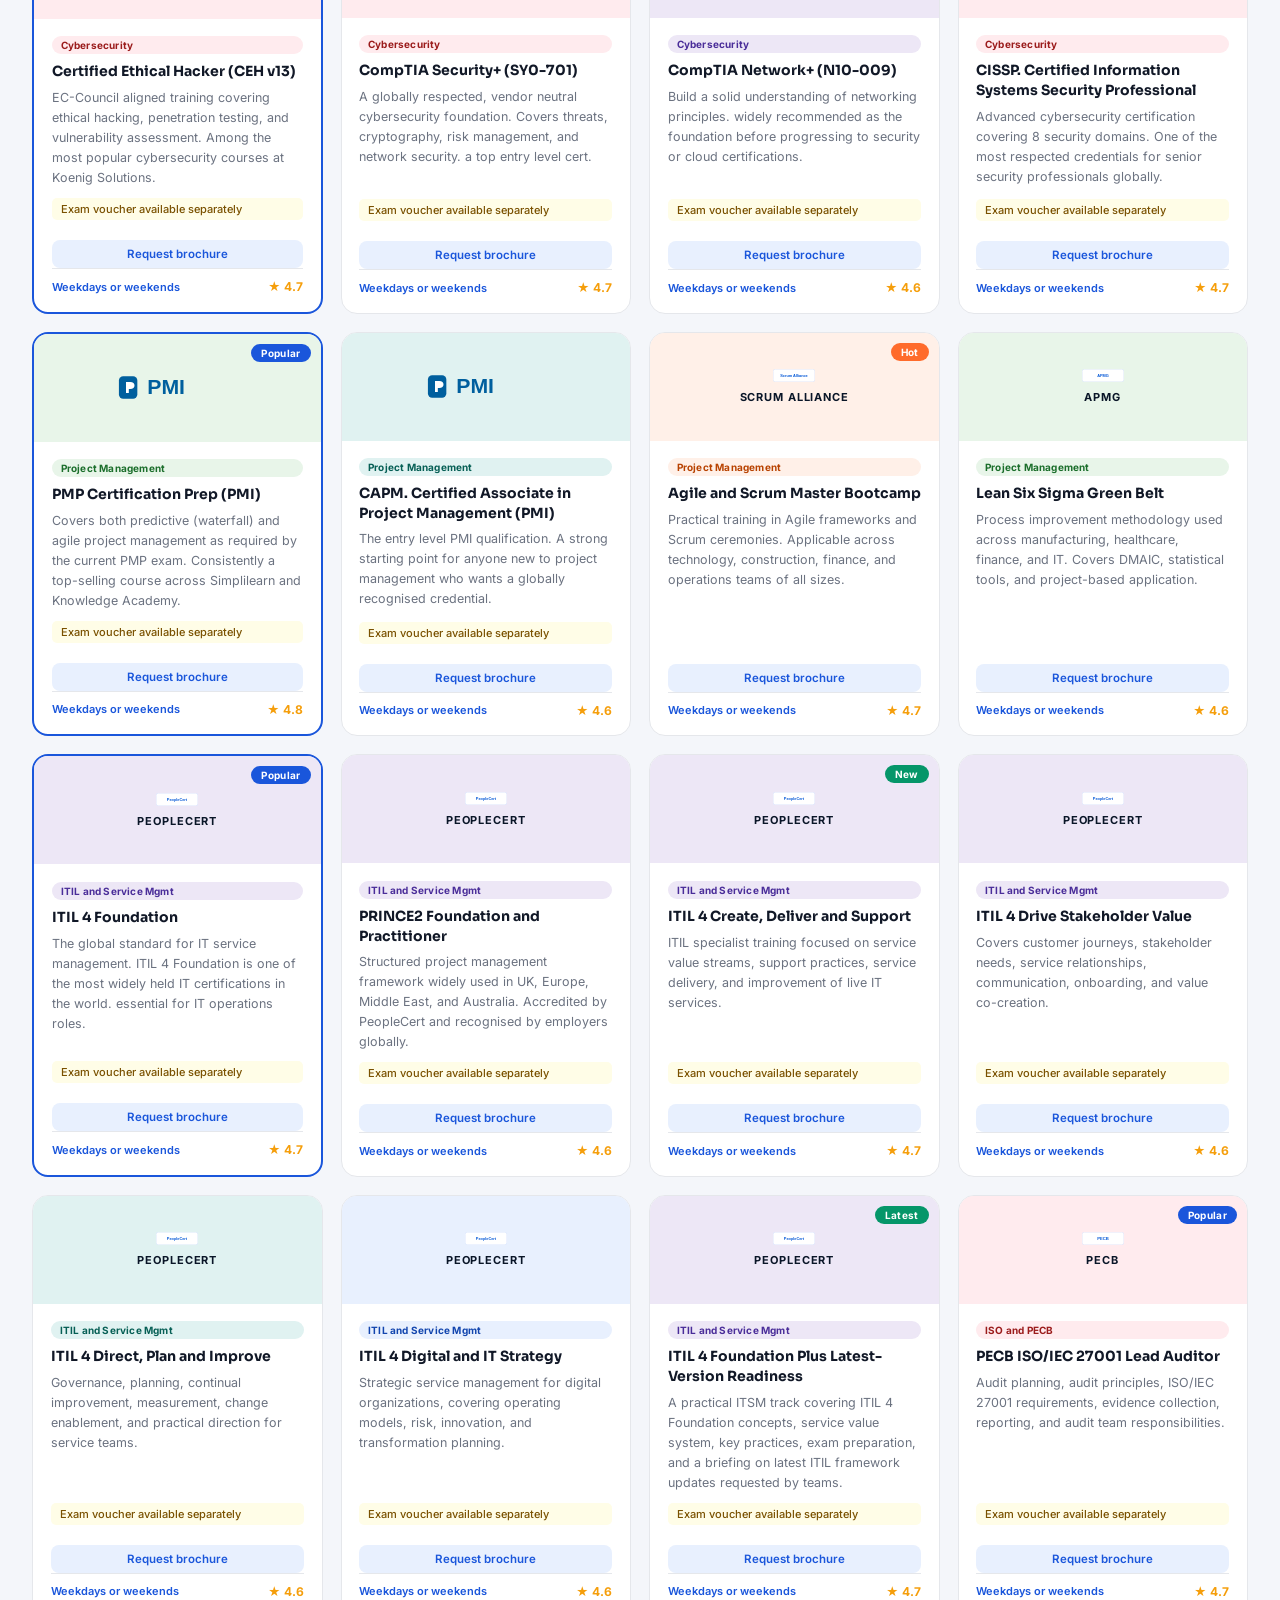
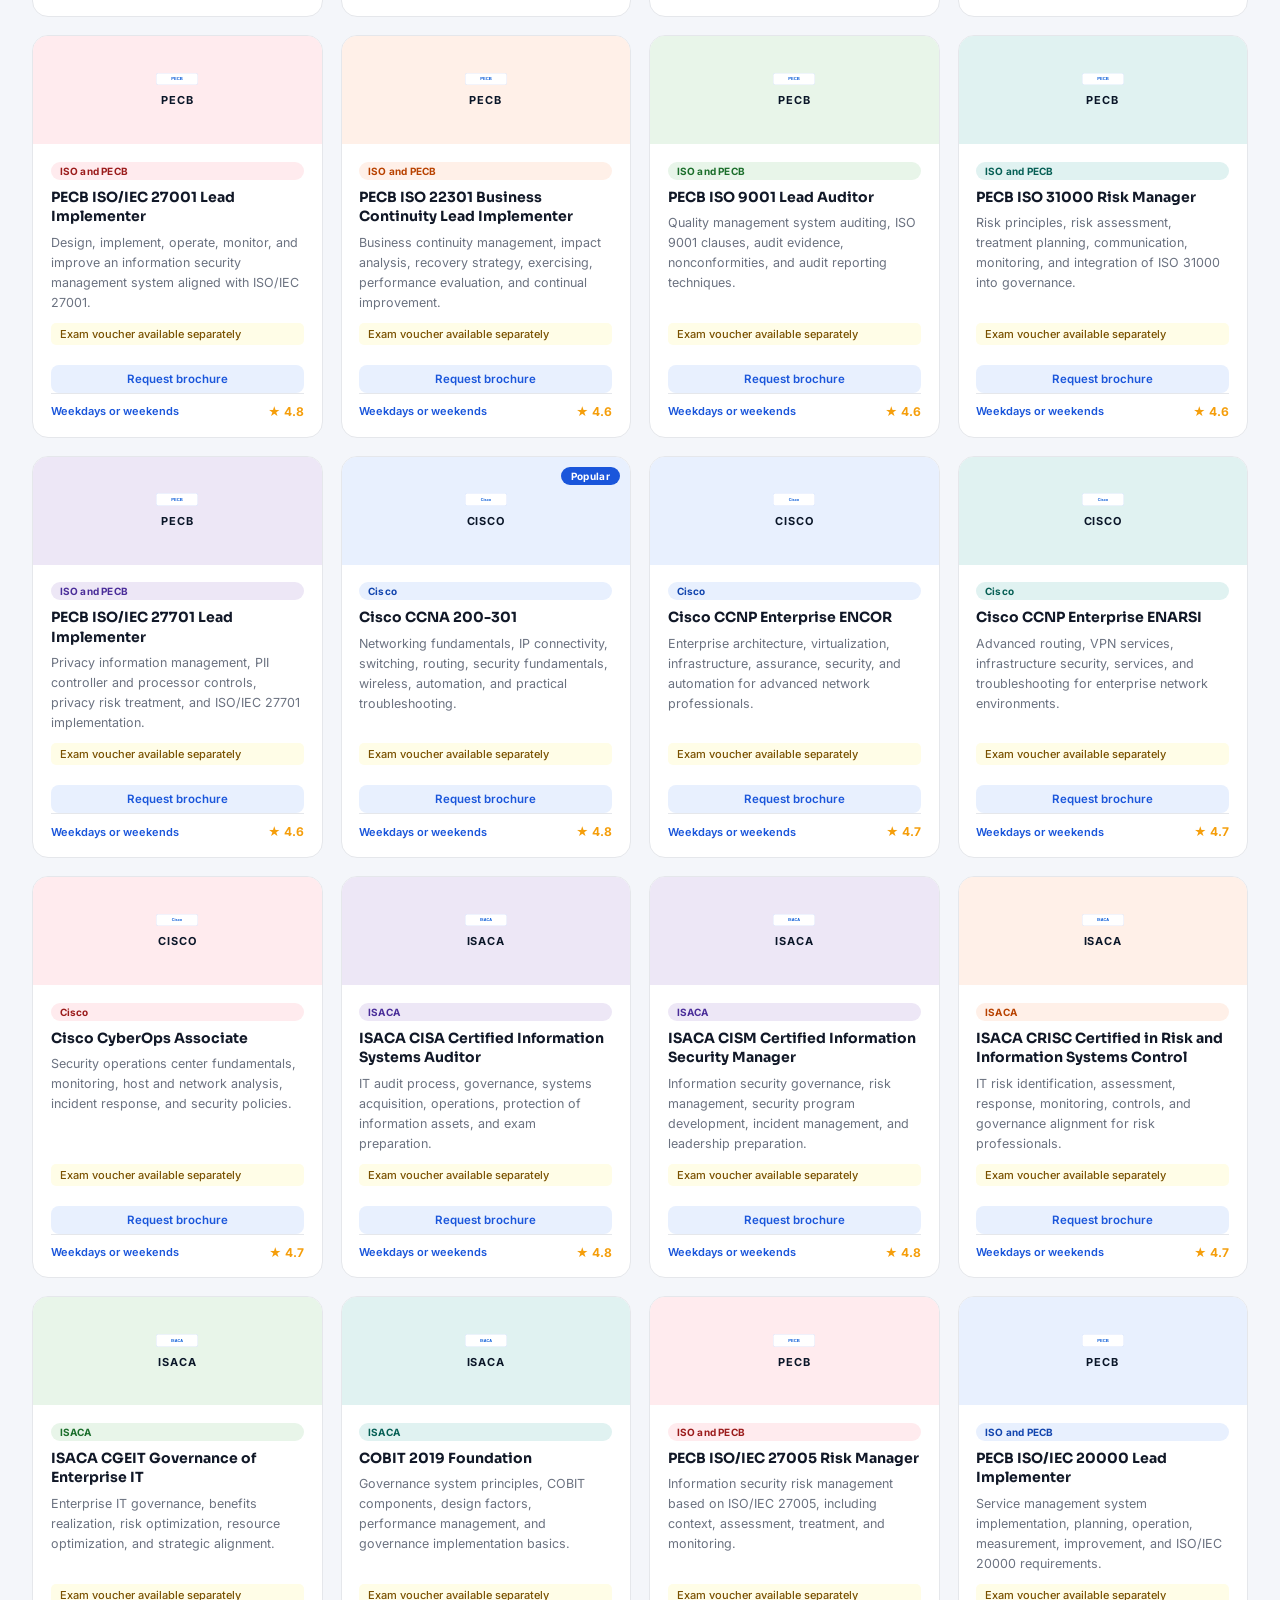
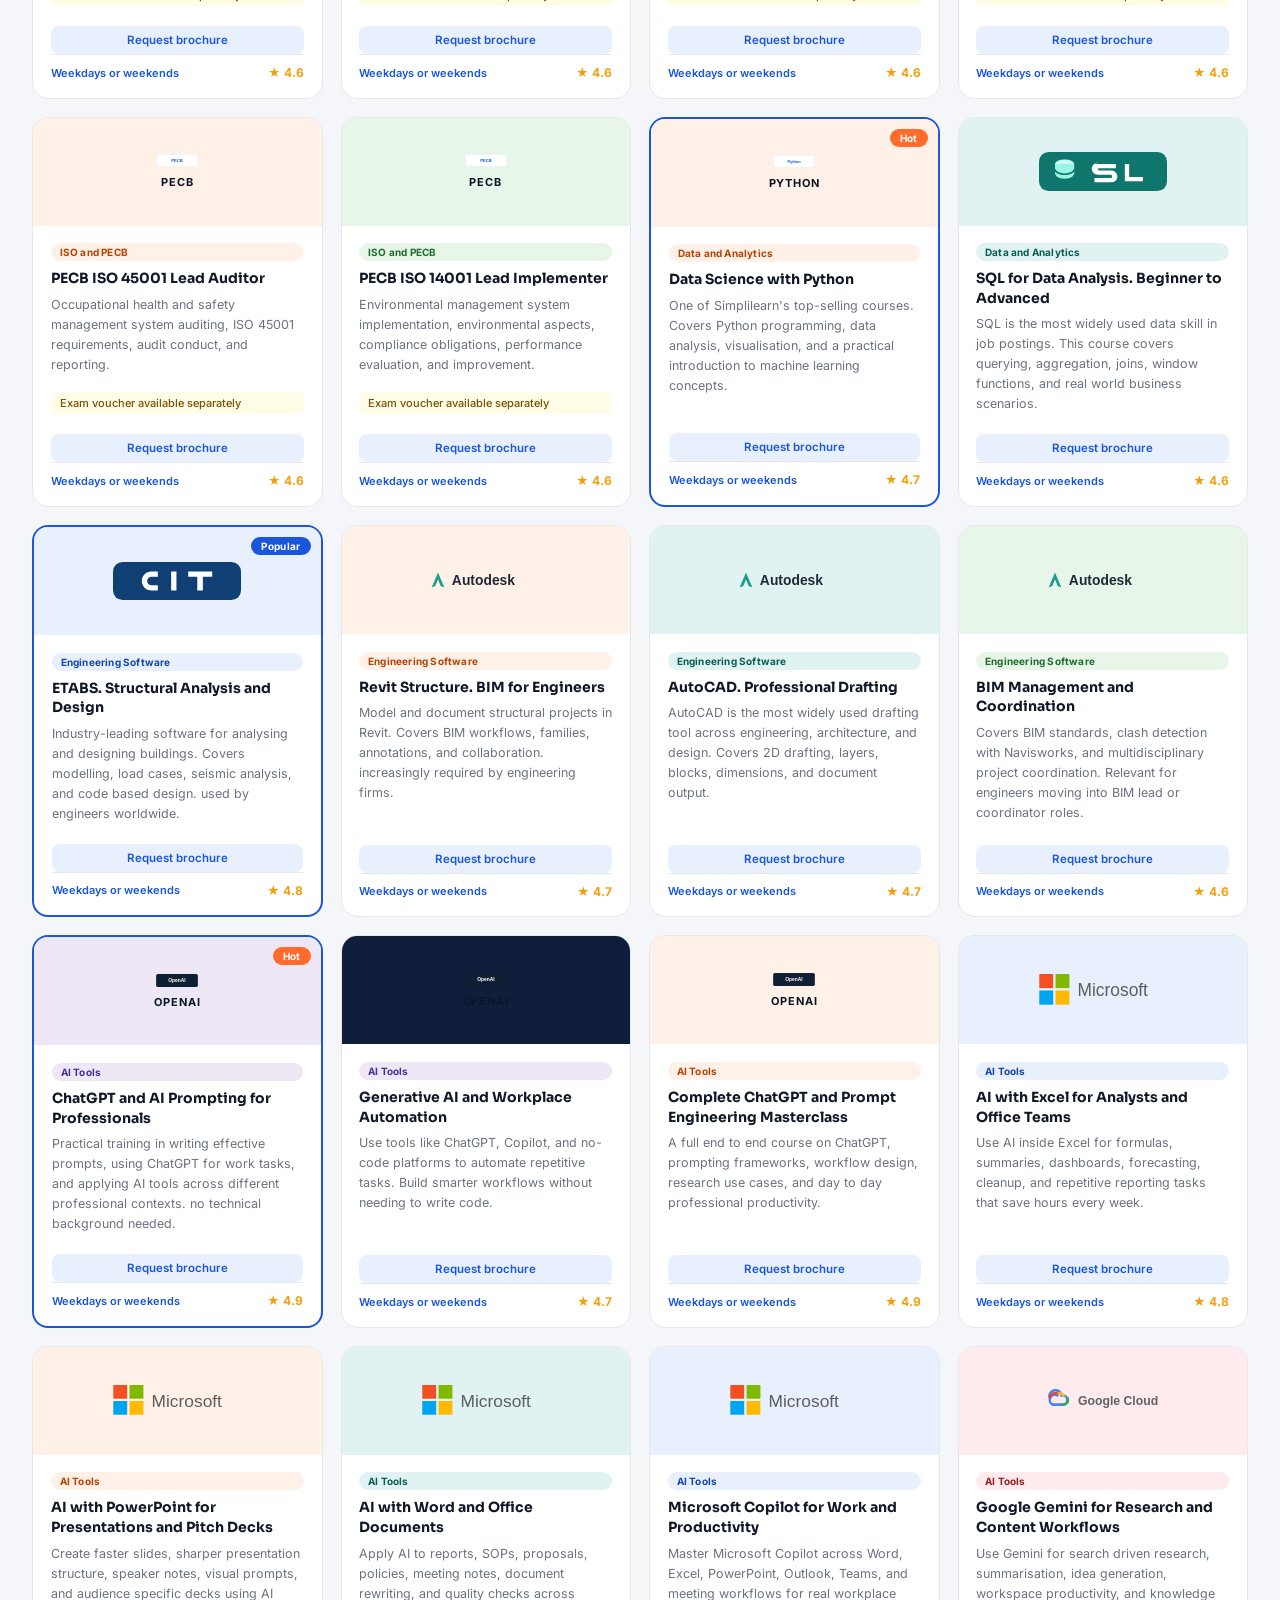
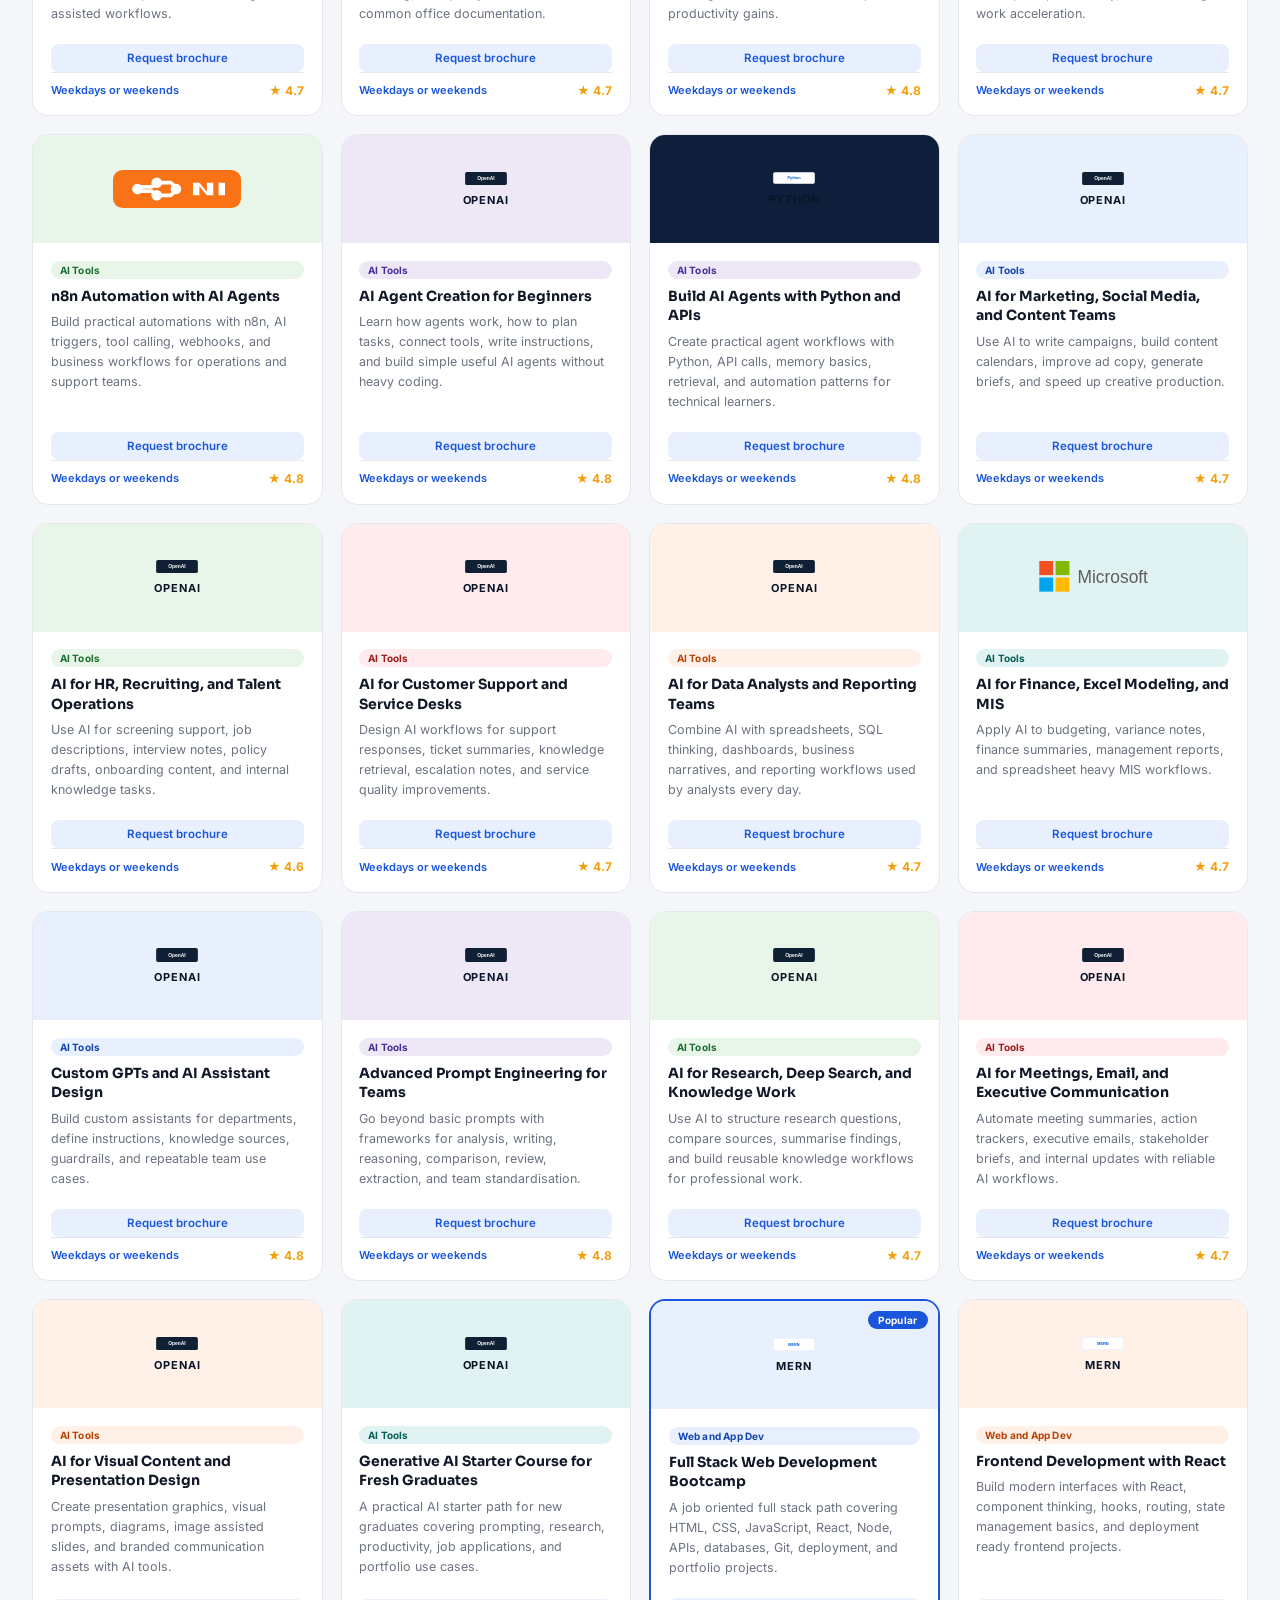
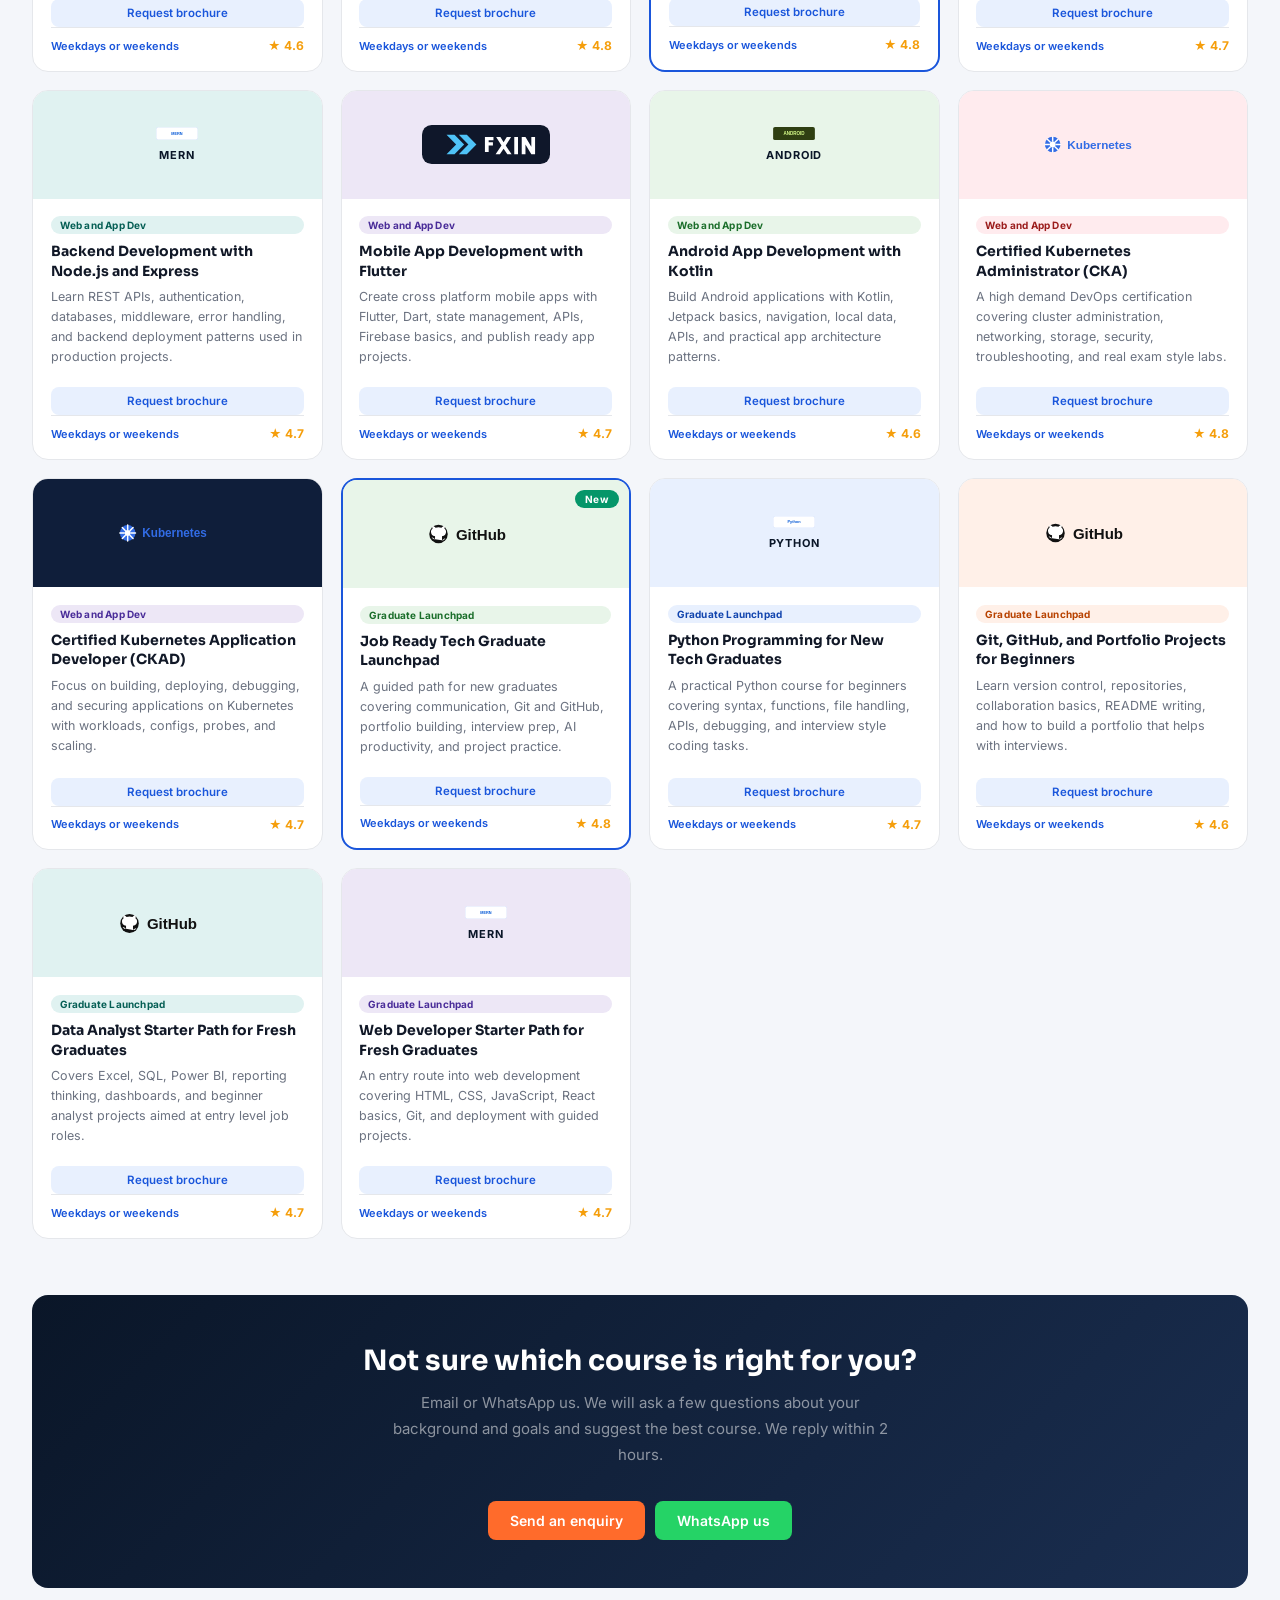
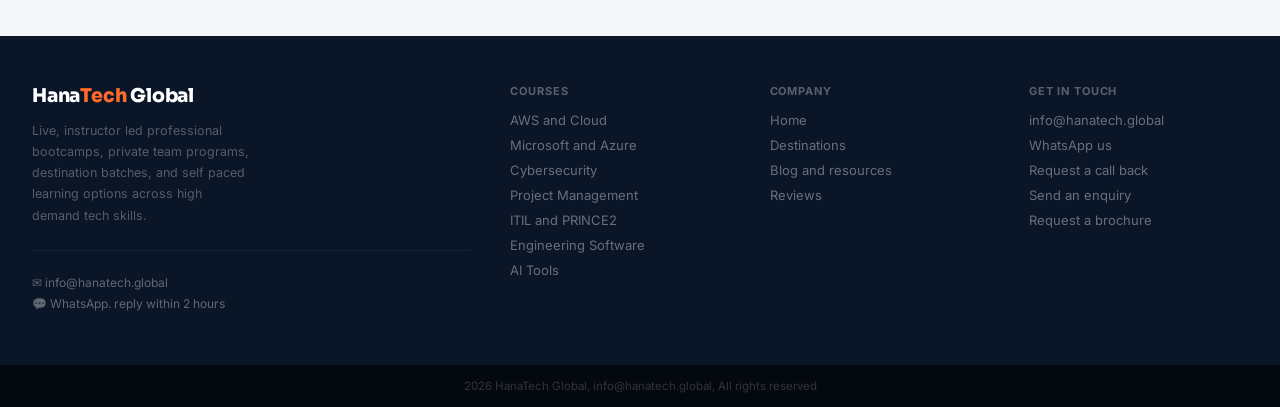
<file: programs.html>
<!DOCTYPE html>
<html lang="en">
<head>
  <meta charset="UTF-8" />
  <meta http-equiv="refresh" content="0; url=index.html?page=courses" />
  <meta name="viewport" content="width=device-width, initial-scale=1.0" />
  <title>Redirecting to HanaTech Global</title>
  <script>
    window.location.replace('index.html?page=courses');
  </script>
</head>
<body>
  <p>Redirecting to the current HanaTech Global courses page.</p>
</body>
</html>
</file>
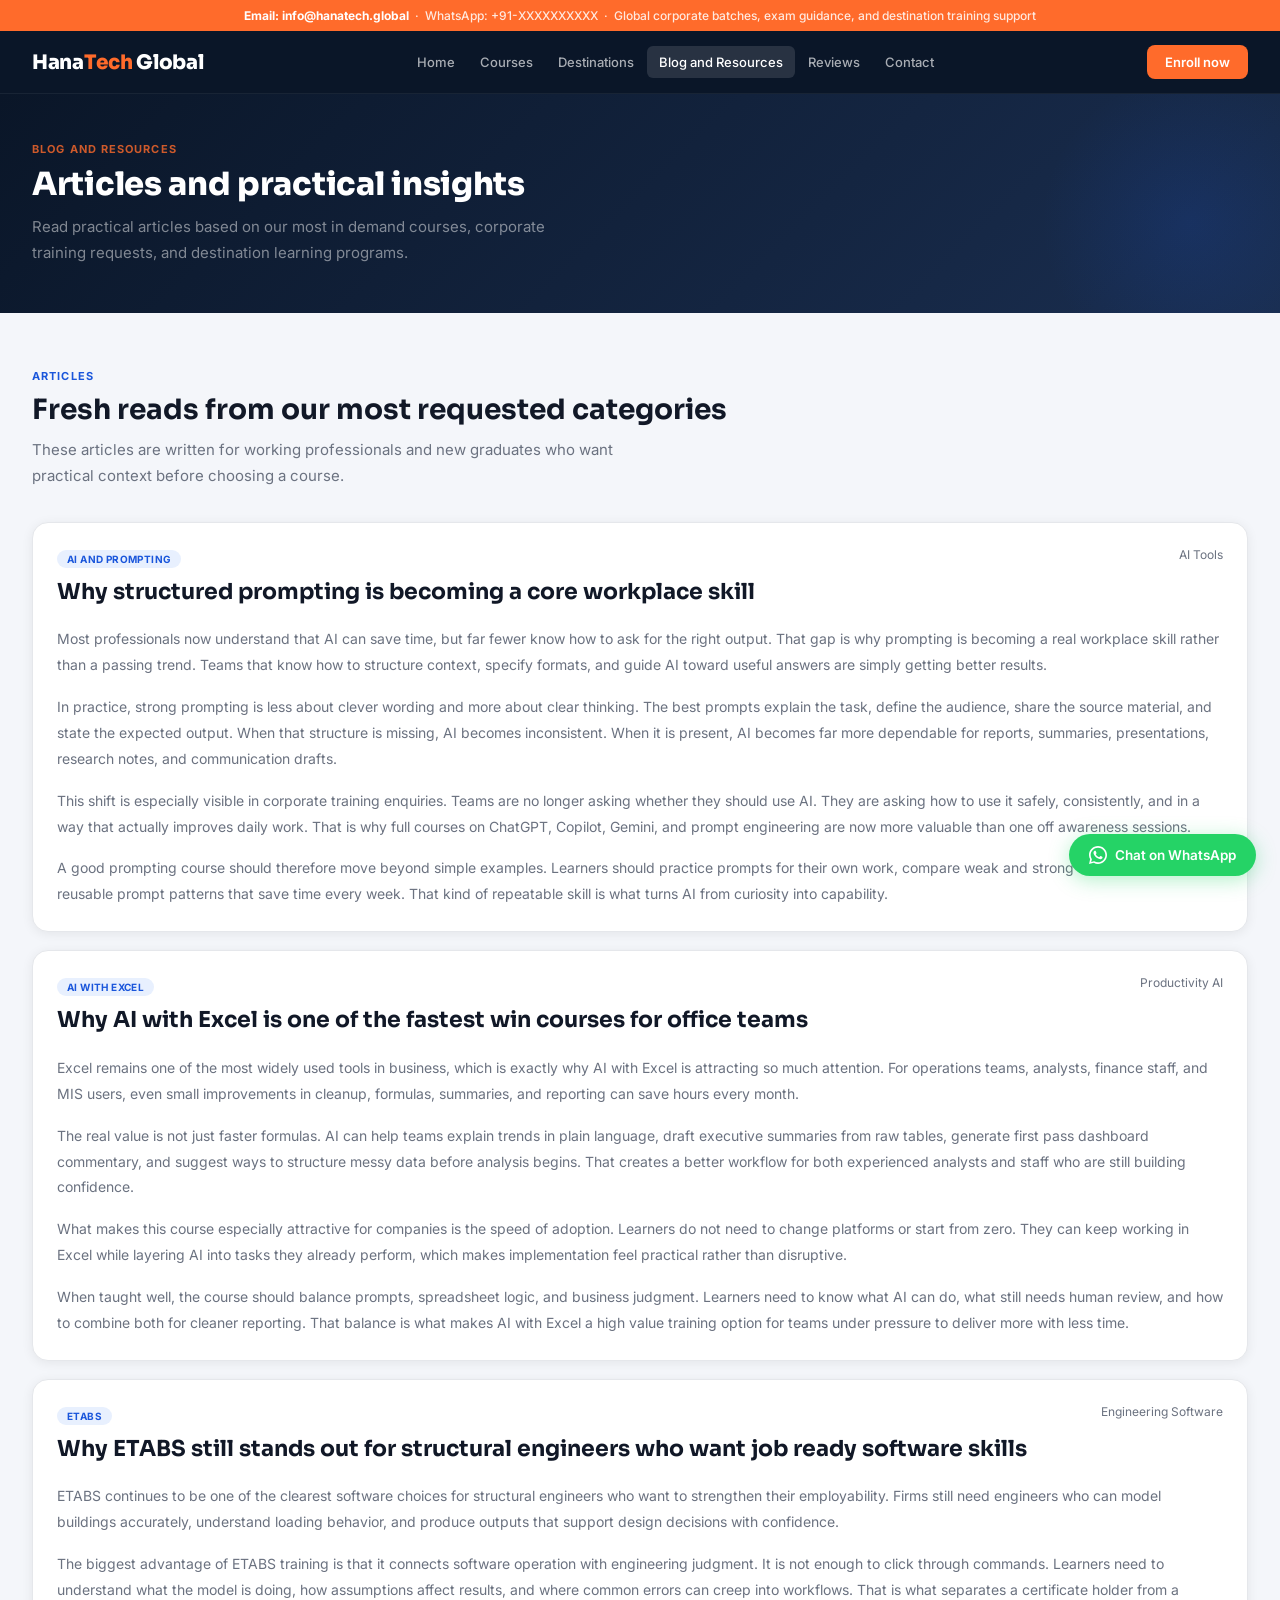
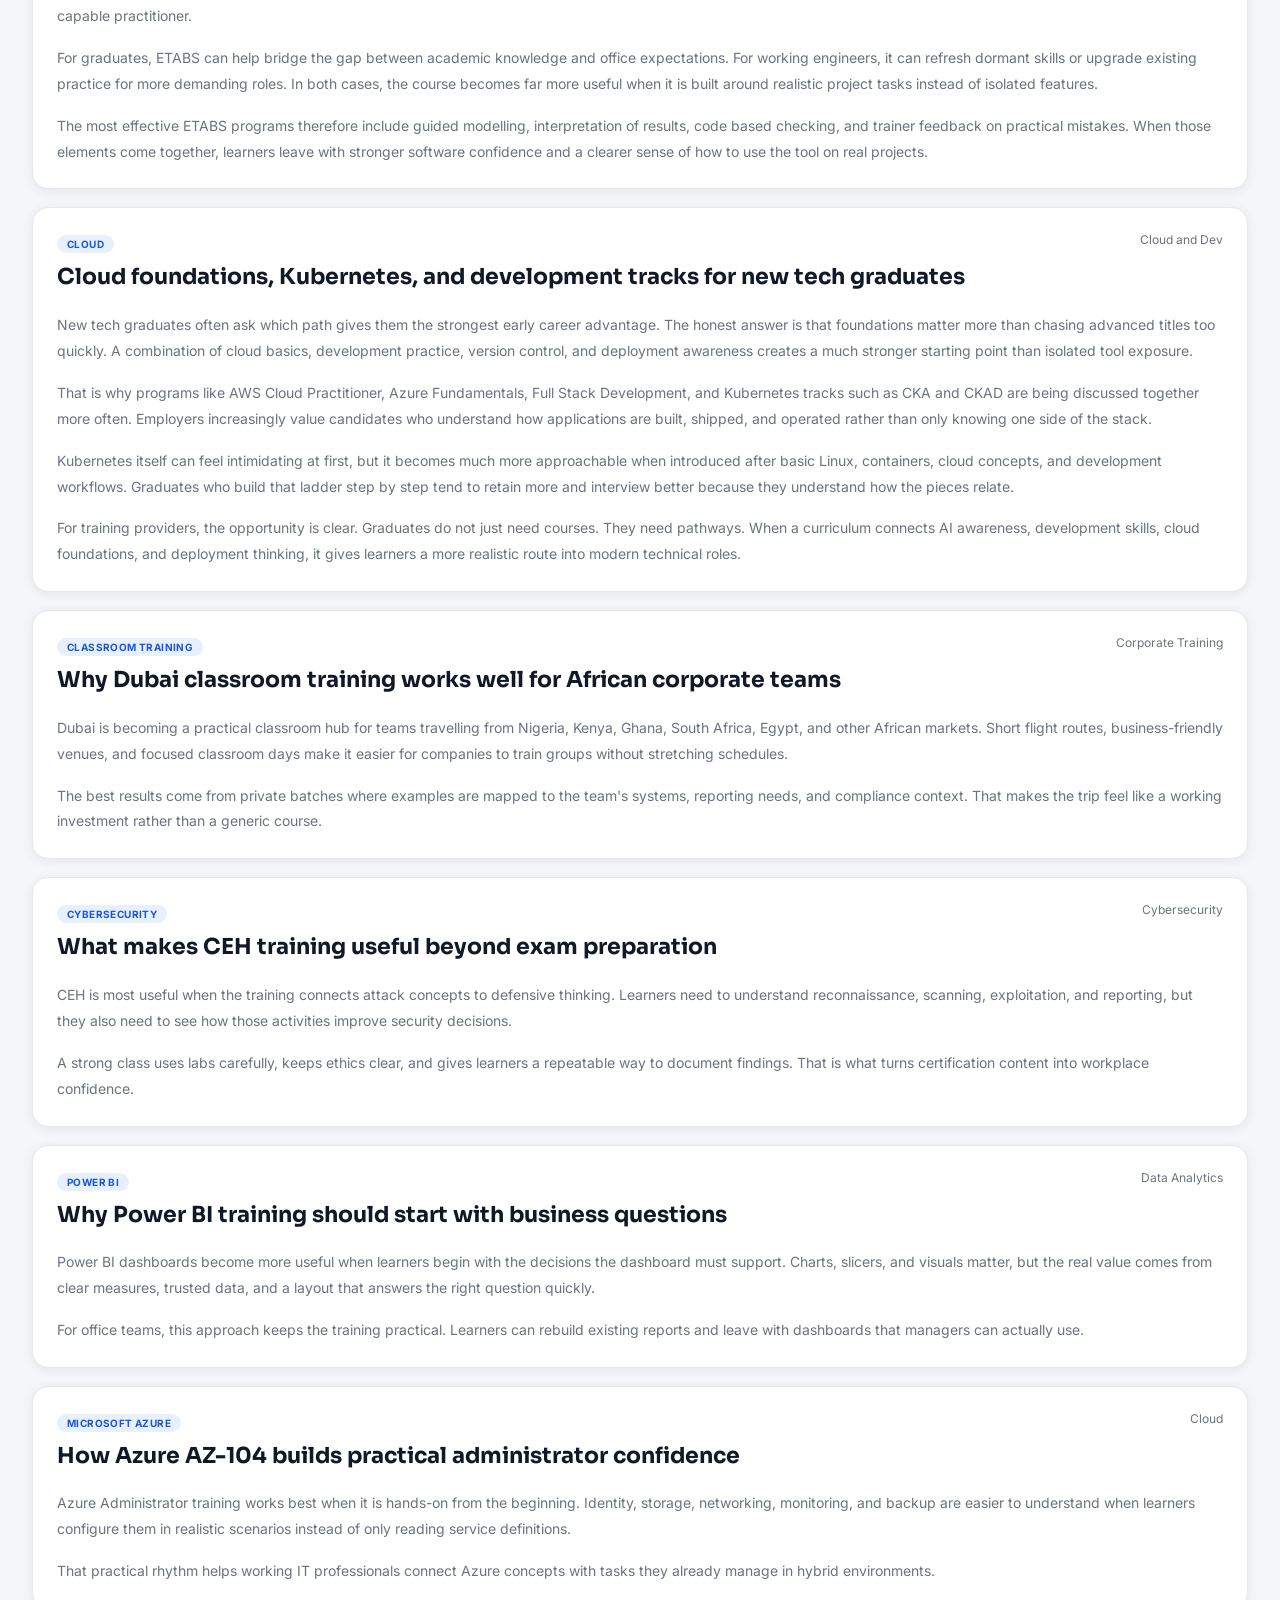
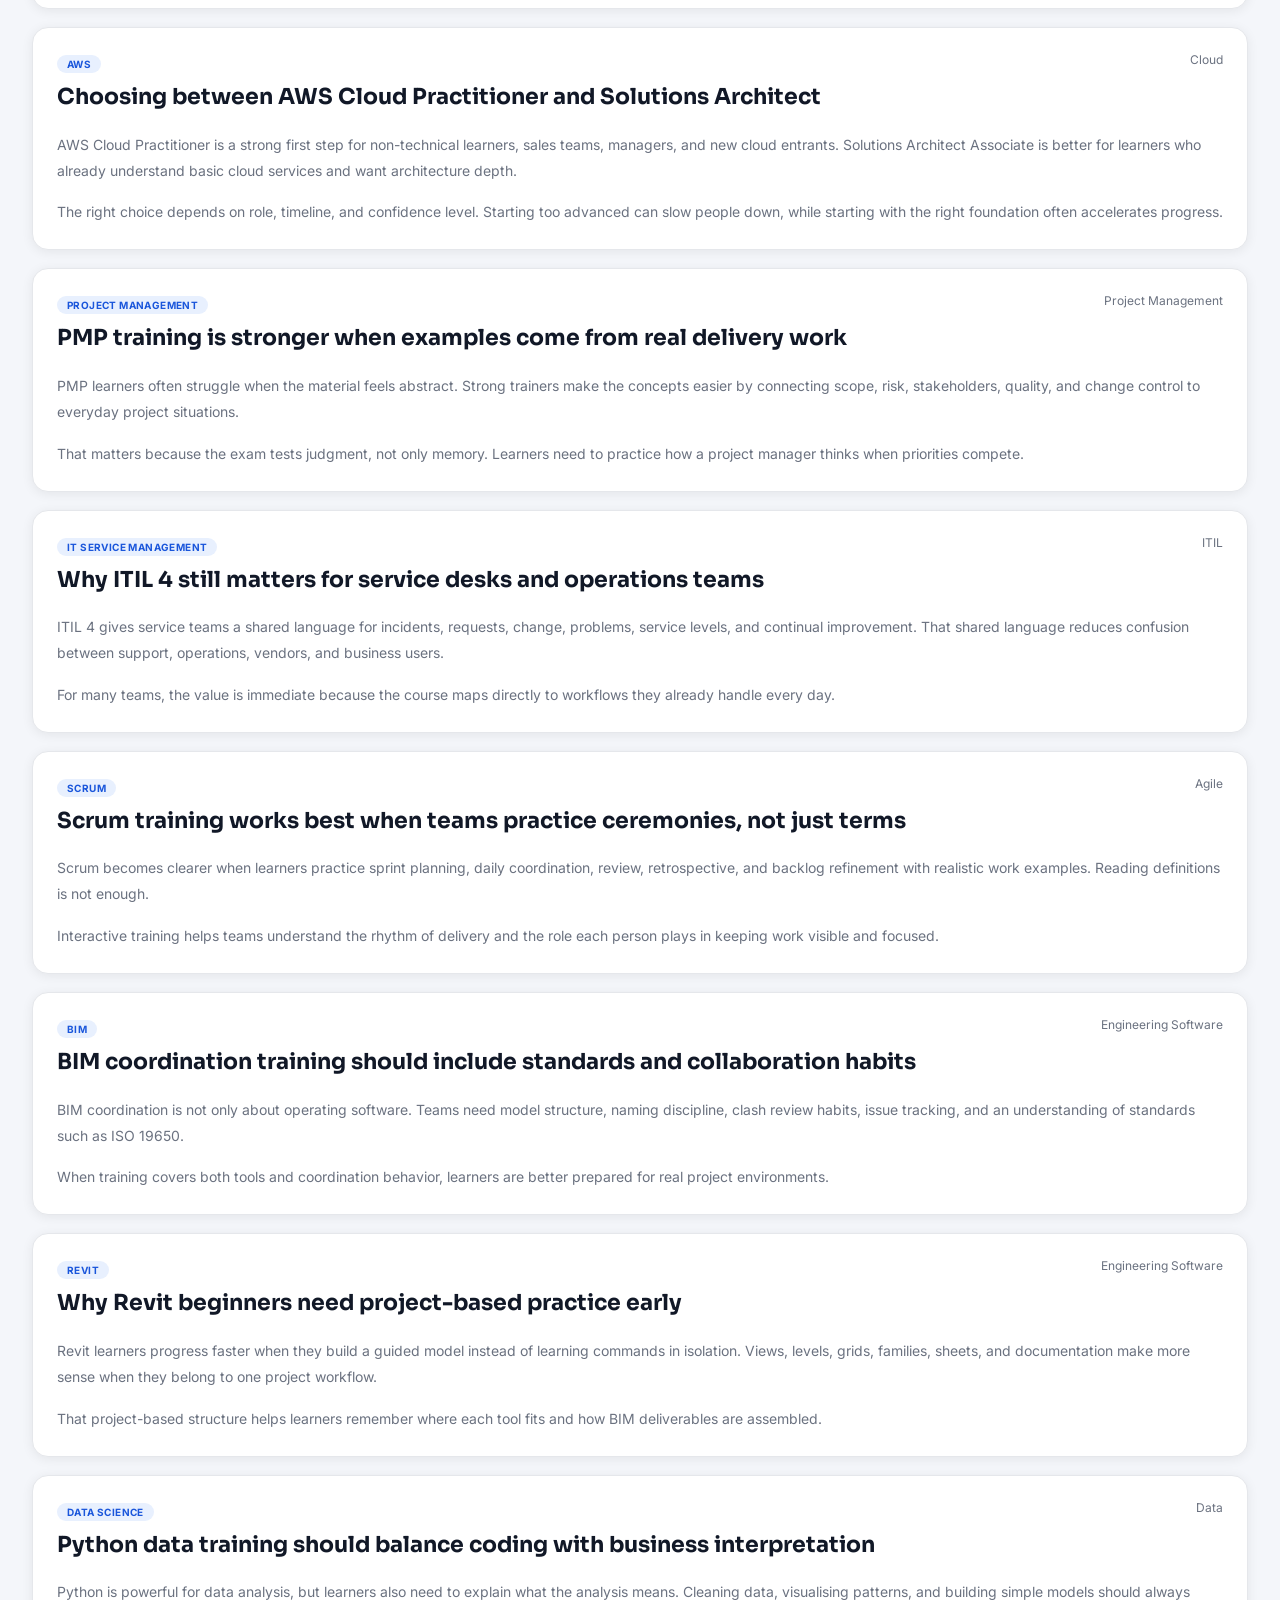
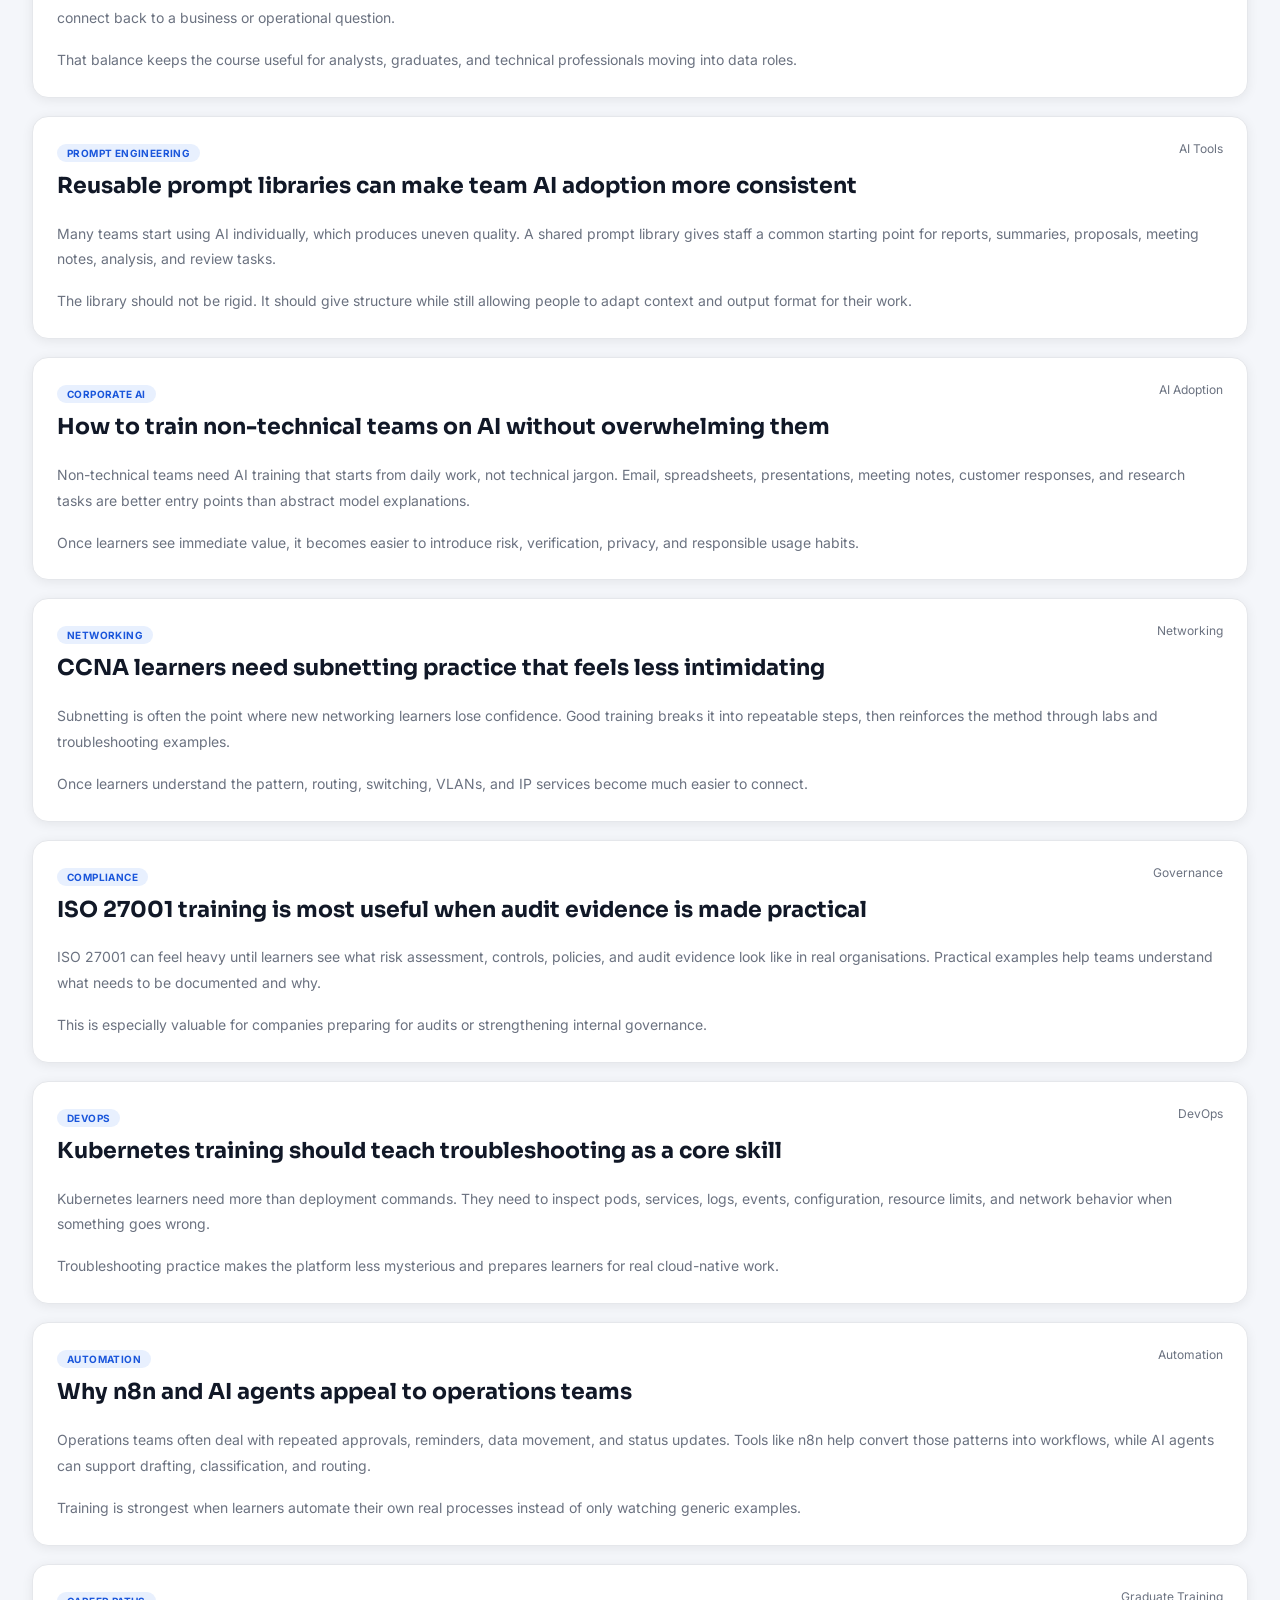
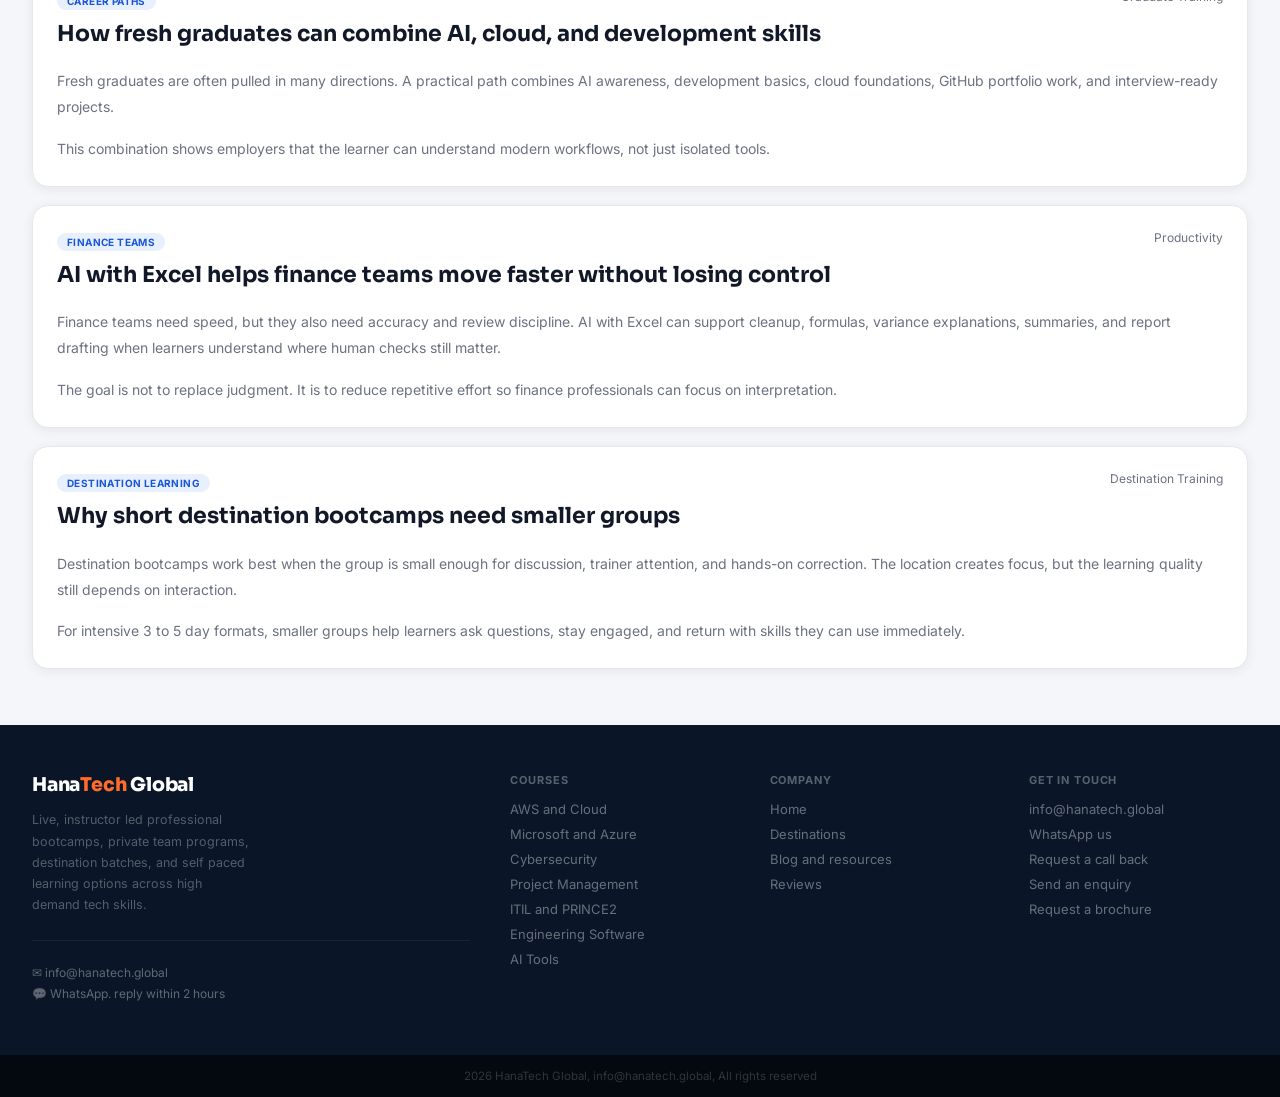
<file: resources.html>
<!DOCTYPE html>
<html lang="en">
<head>
  <meta charset="UTF-8" />
  <meta http-equiv="refresh" content="0; url=index.html?page=blog" />
  <meta name="viewport" content="width=device-width, initial-scale=1.0" />
  <title>Redirecting to HanaTech Global</title>
  <script>
    window.location.replace('index.html?page=blog');
  </script>
</head>
<body>
  <p>Redirecting to the current HanaTech Global blog and resources page.</p>
</body>
</html>
</file>
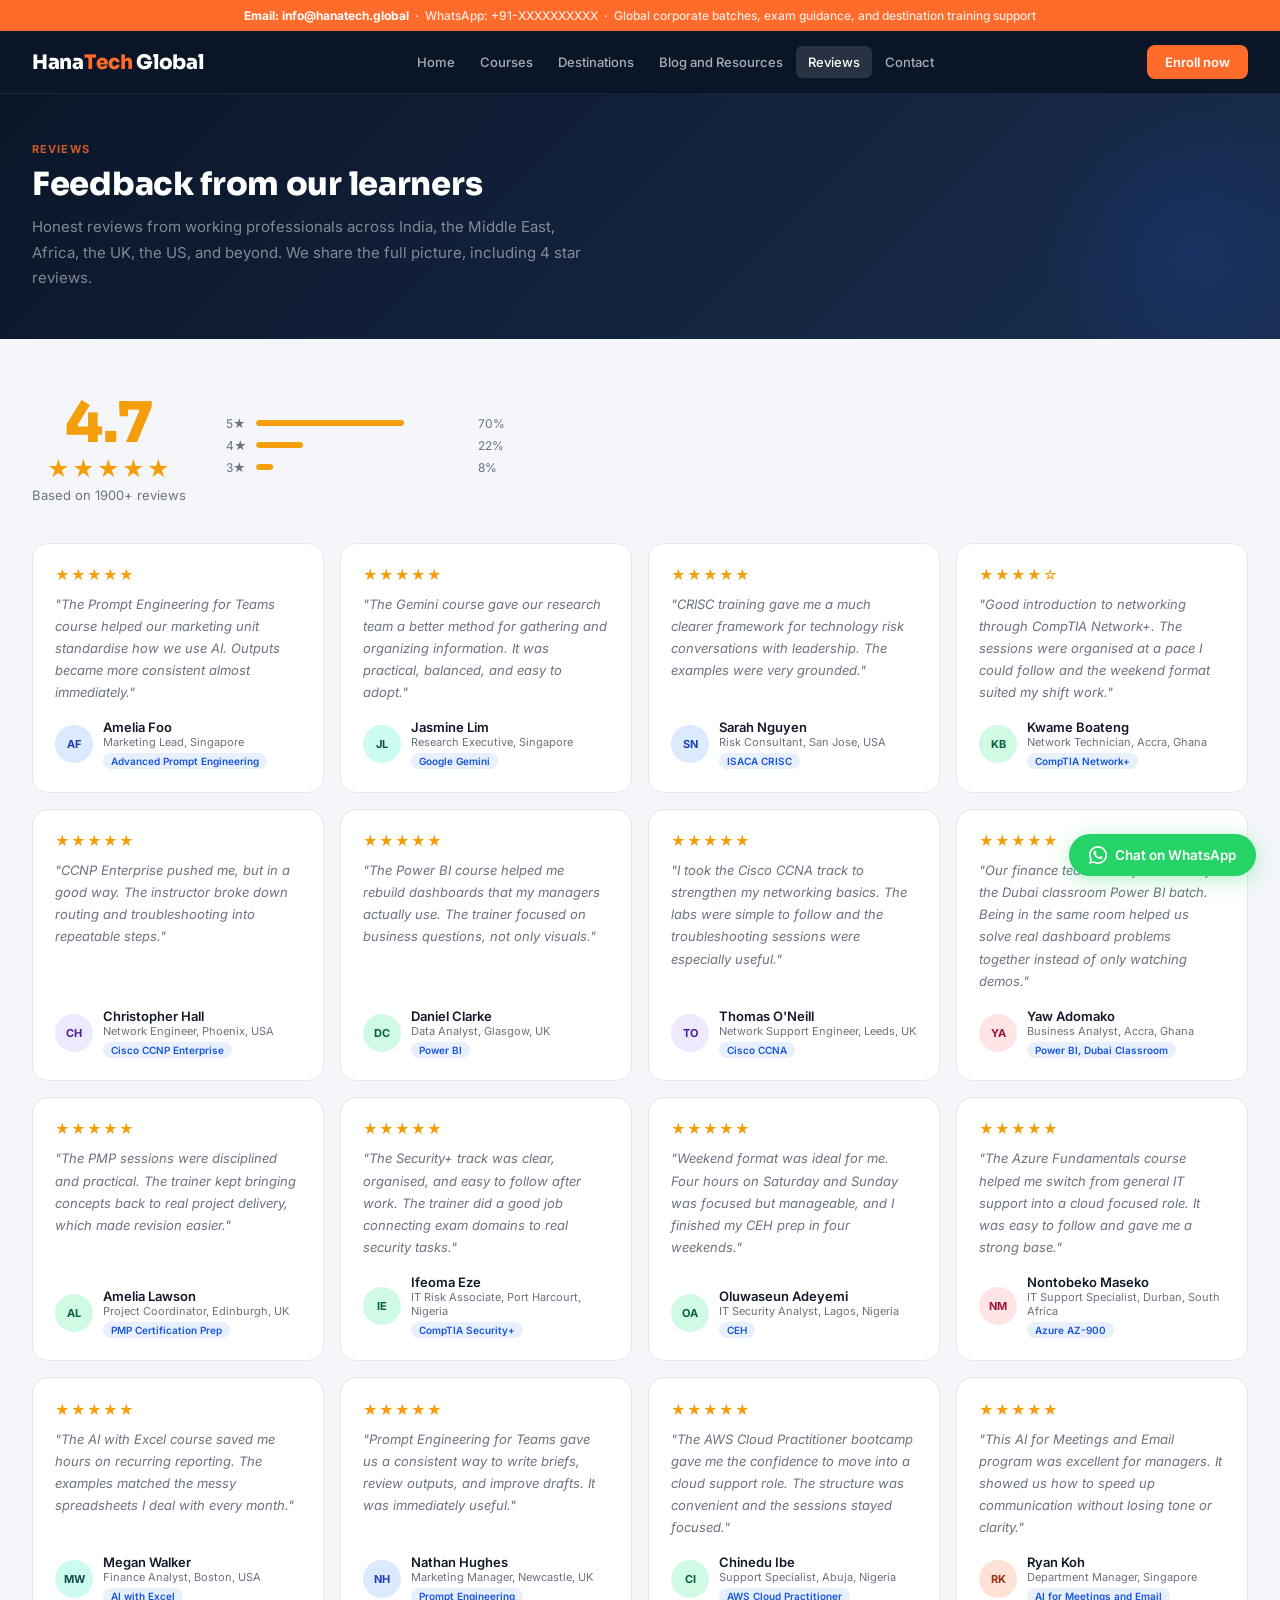
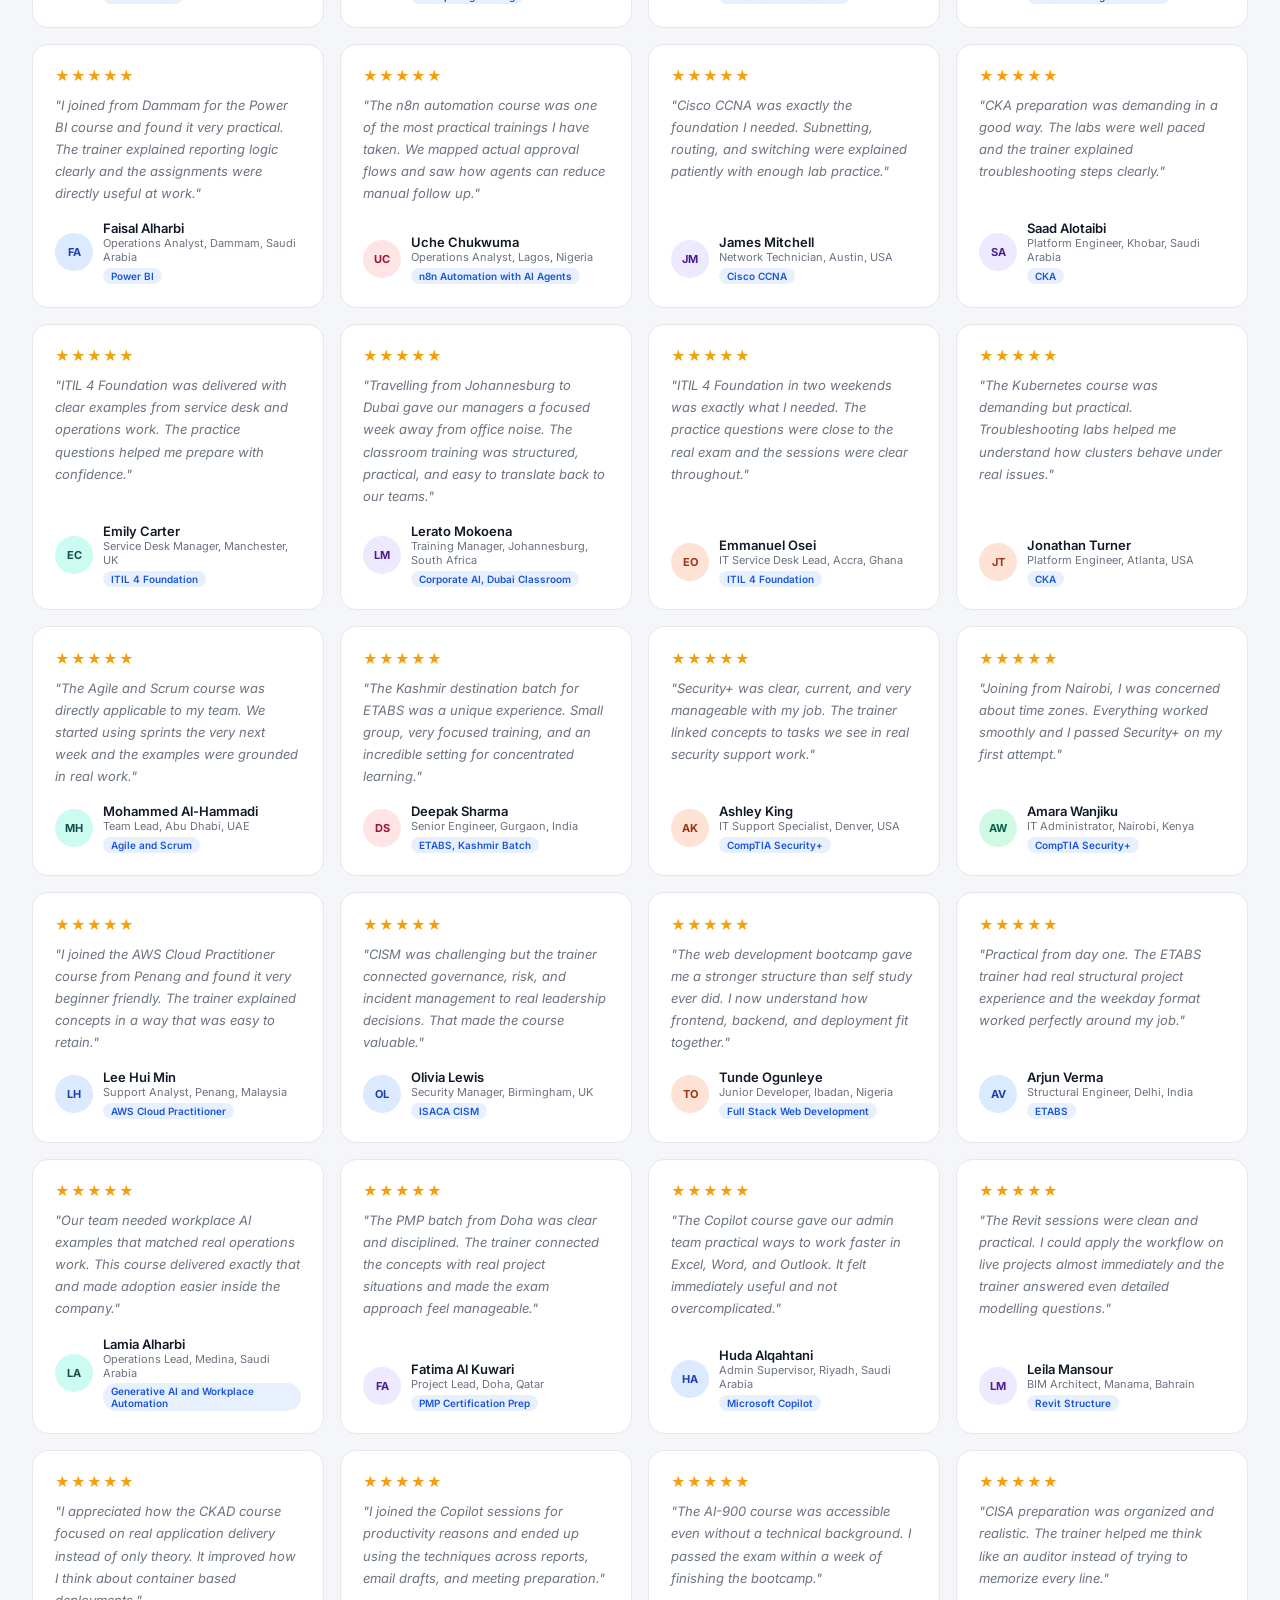
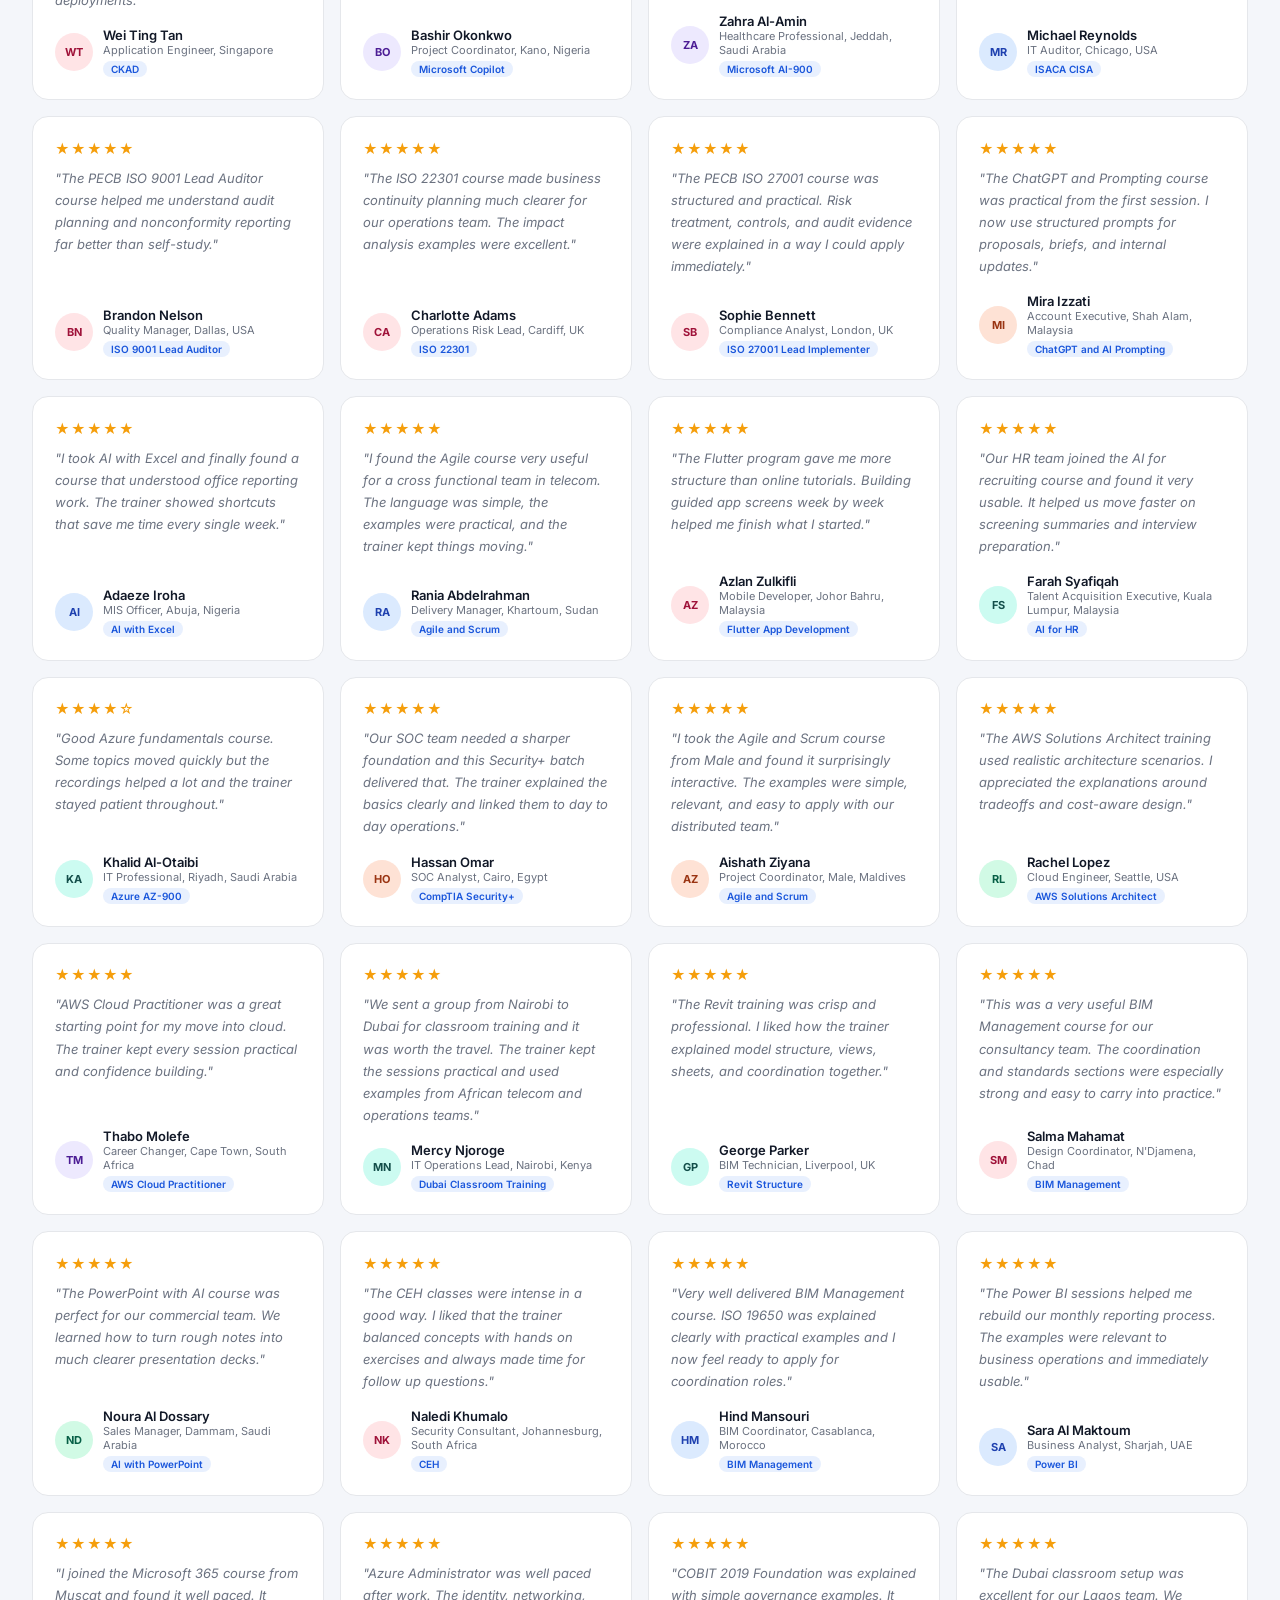
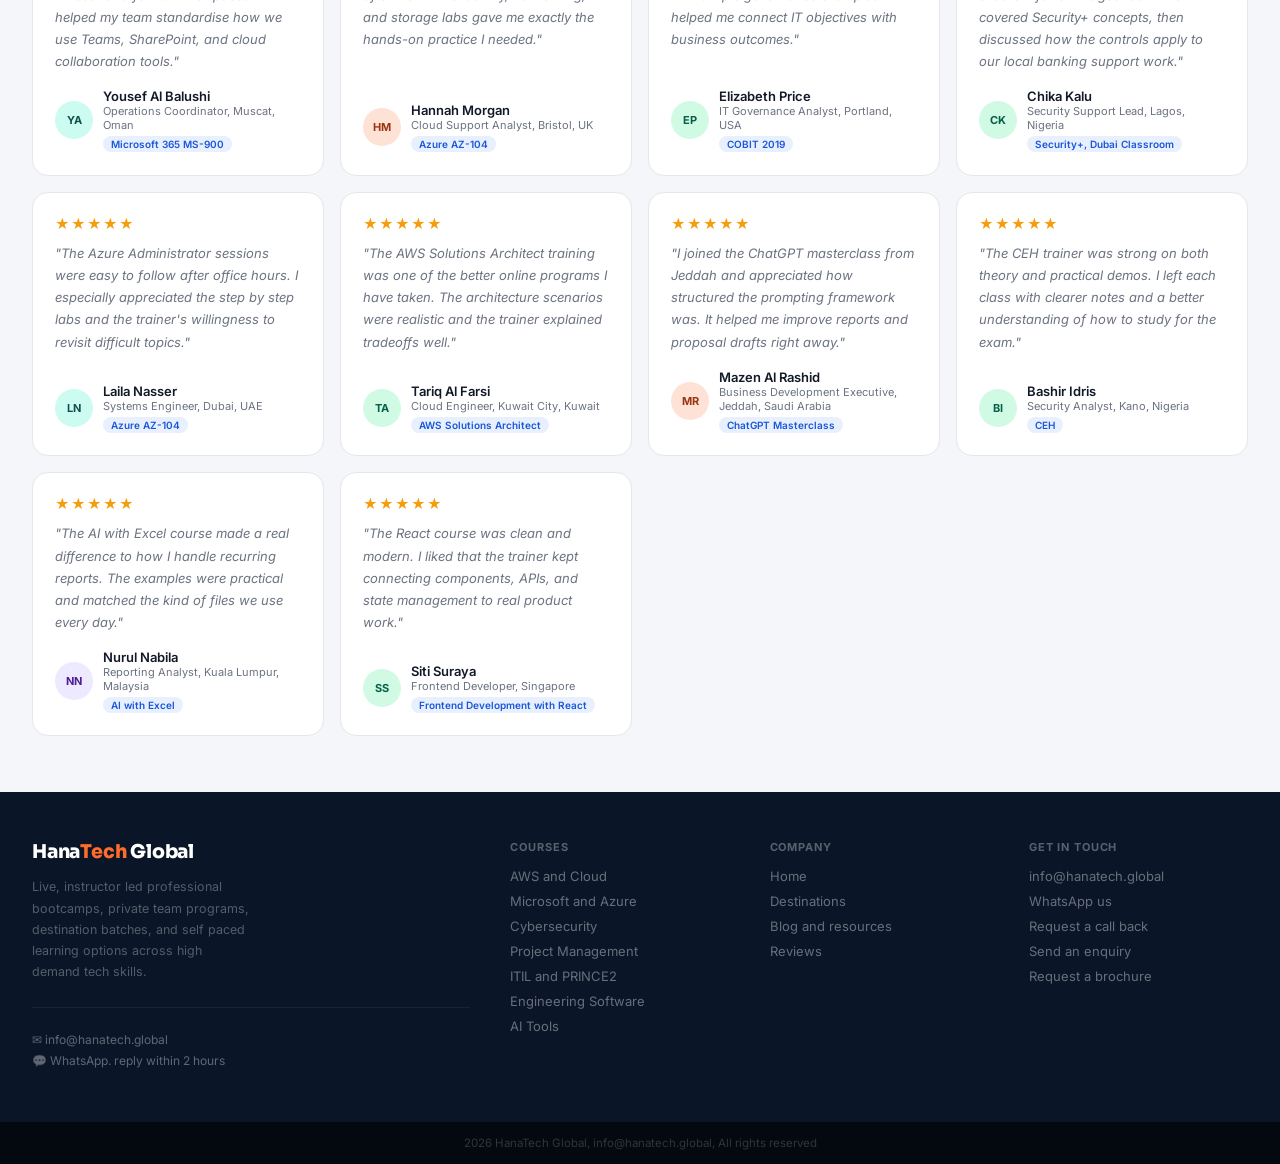
<file: testimonials.html>
<!DOCTYPE html>
<html lang="en">
<head>
  <meta charset="UTF-8" />
  <meta http-equiv="refresh" content="0; url=index.html?page=reviews" />
  <meta name="viewport" content="width=device-width, initial-scale=1.0" />
  <title>Redirecting to HanaTech Global</title>
  <script>
    window.location.replace('index.html?page=reviews');
  </script>
</head>
<body>
  <p>Redirecting to the current HanaTech Global reviews page.</p>
</body>
</html>
</file>
